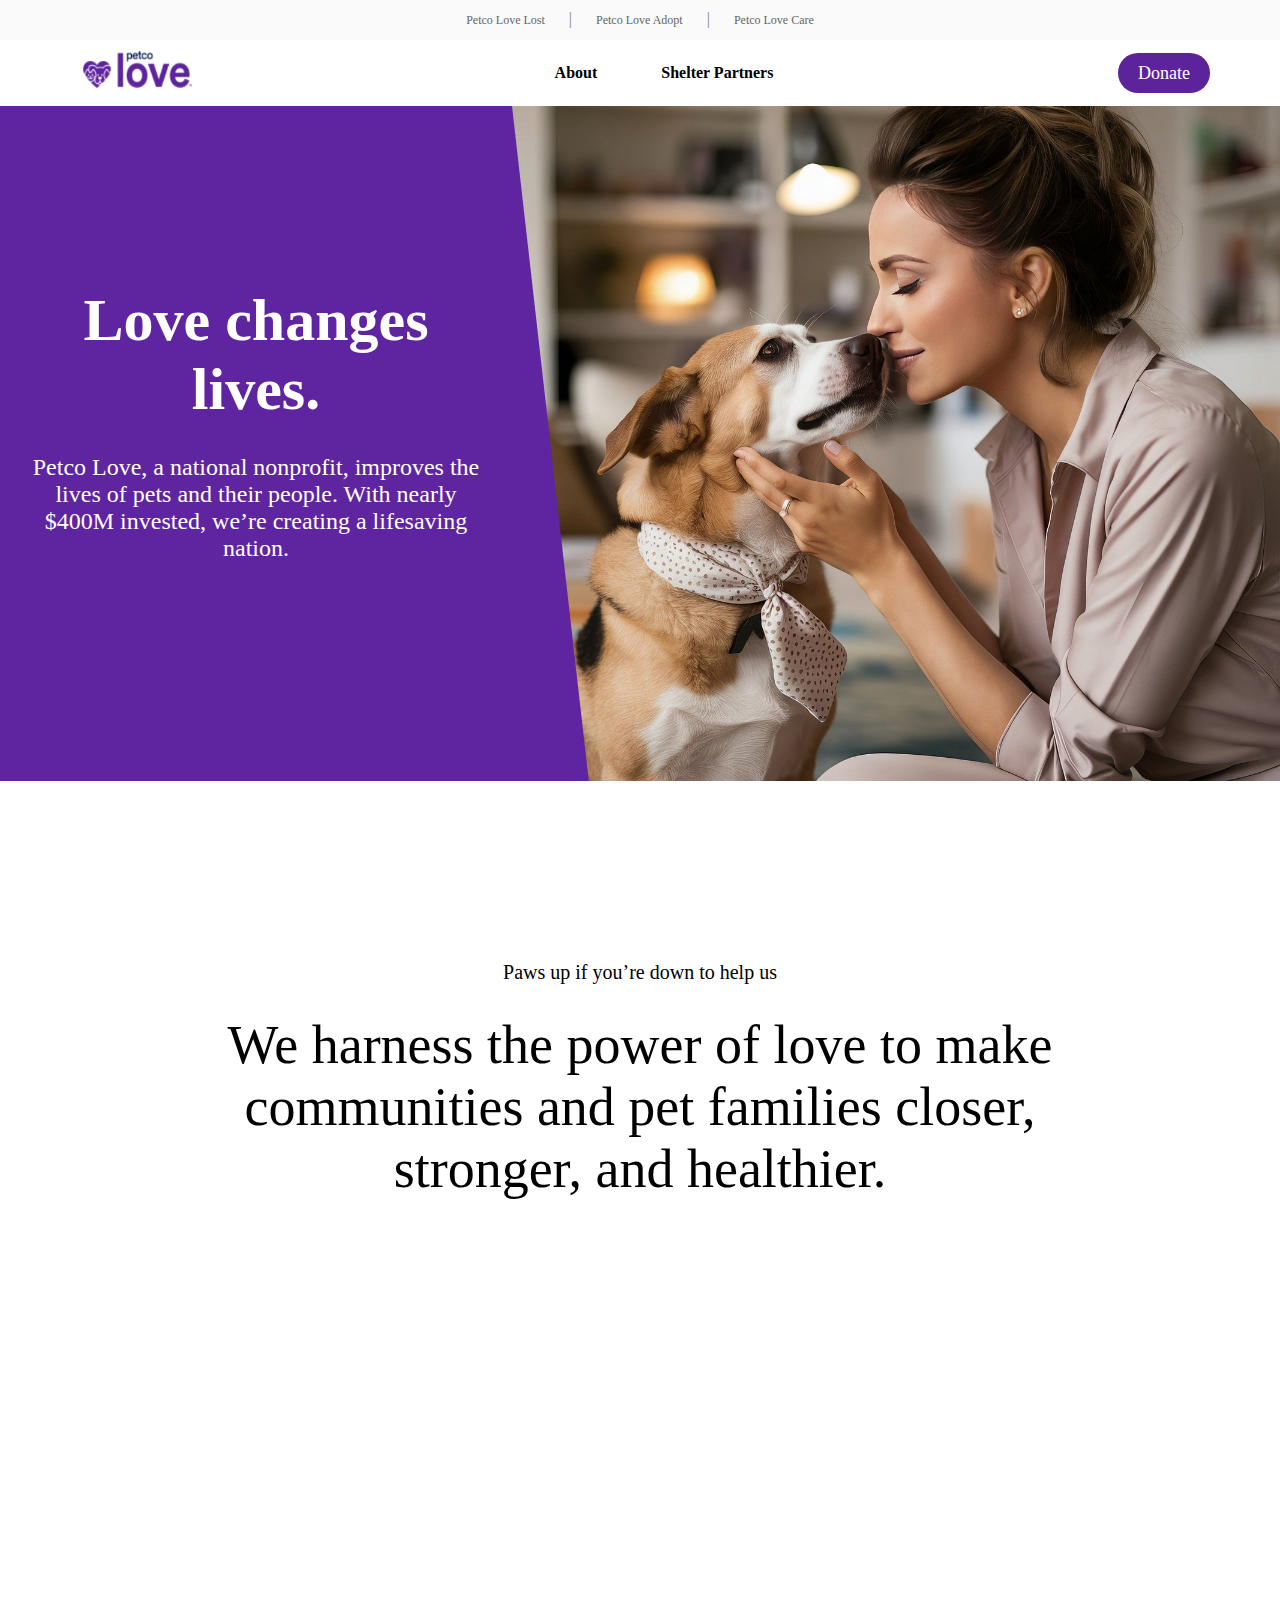
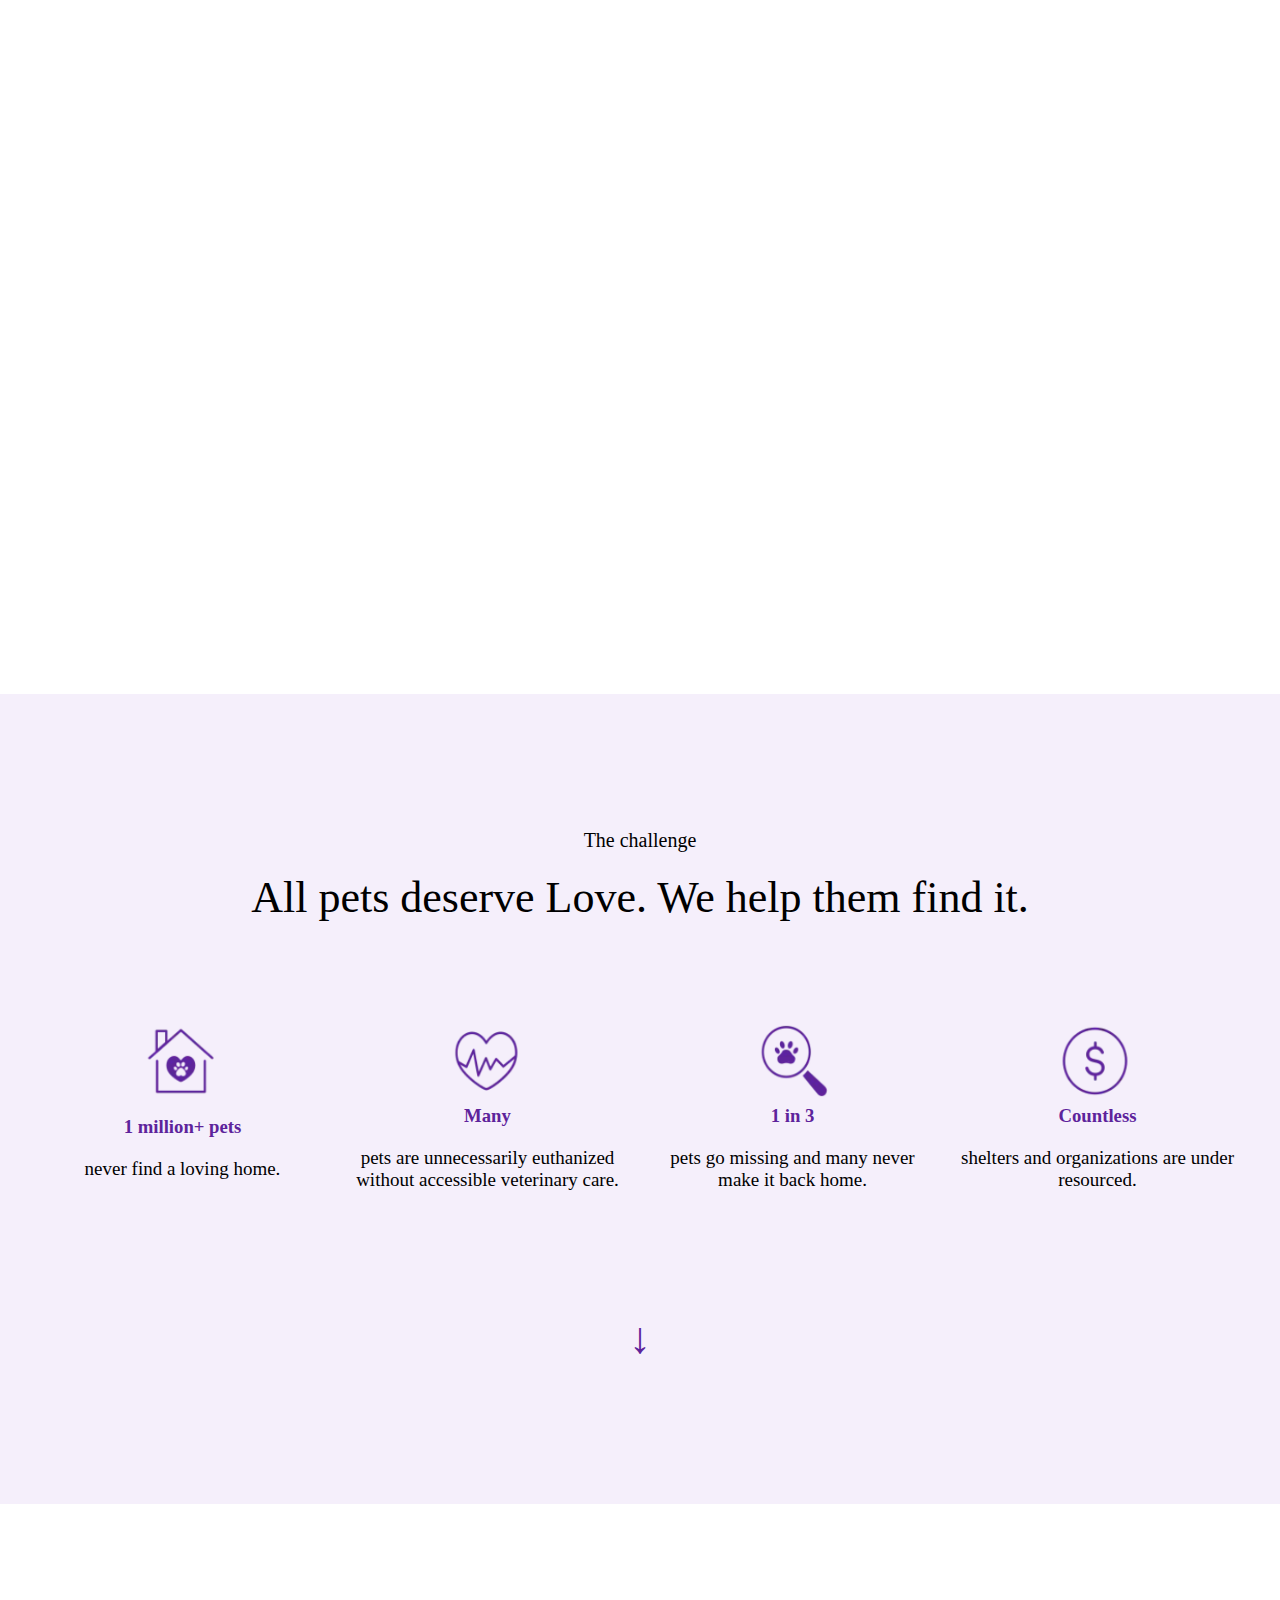
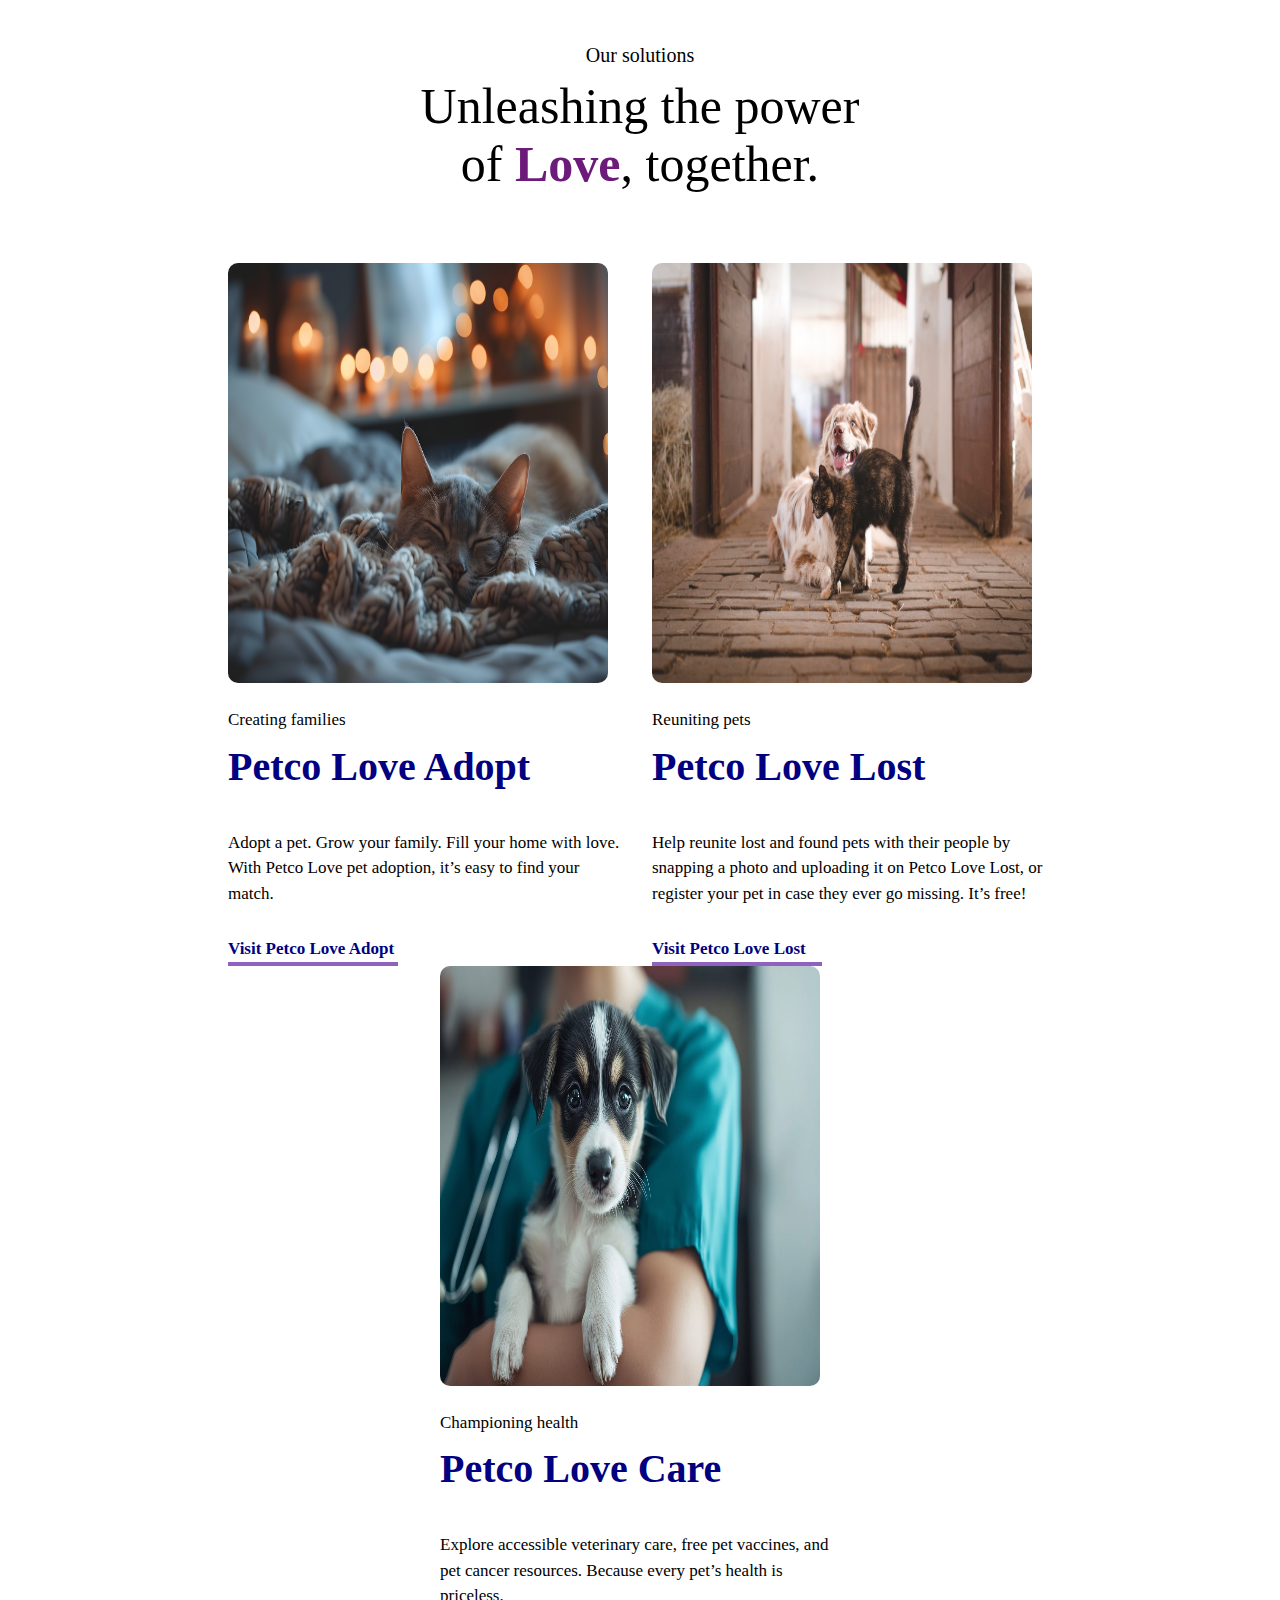
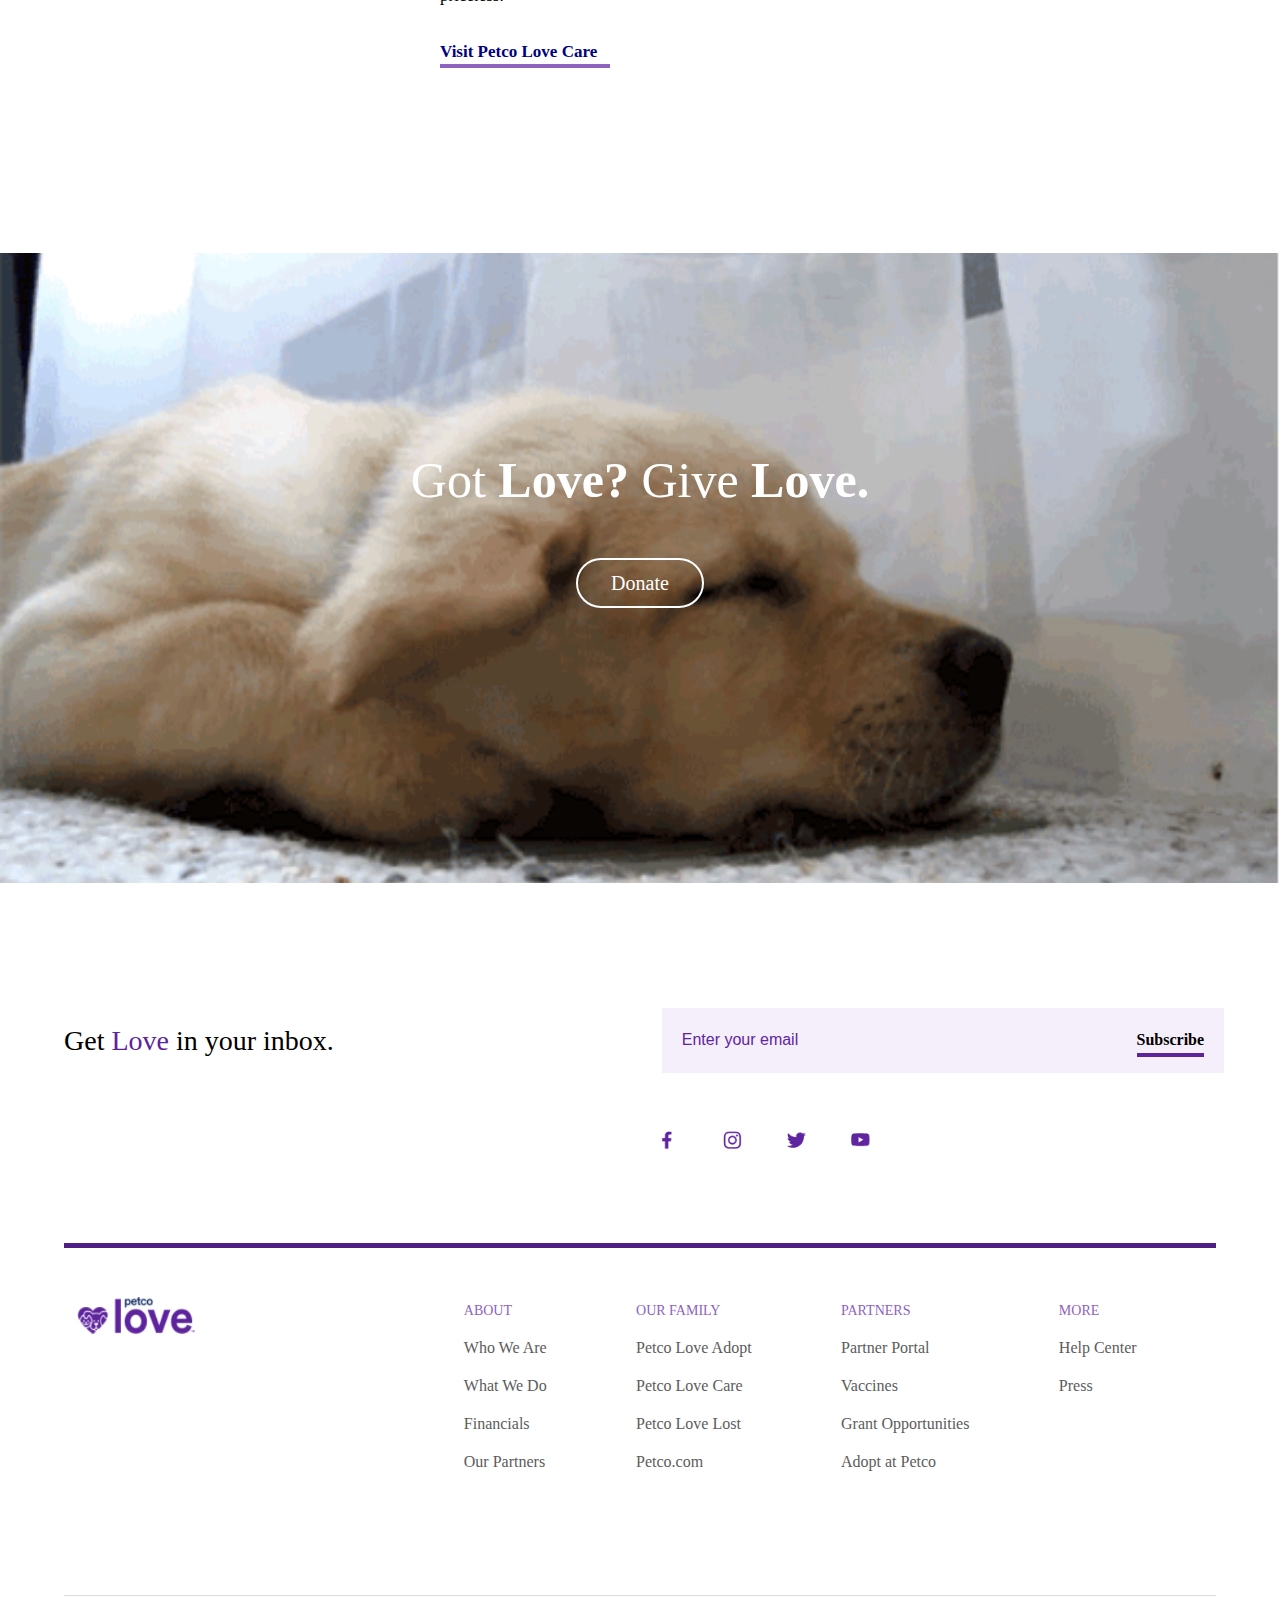
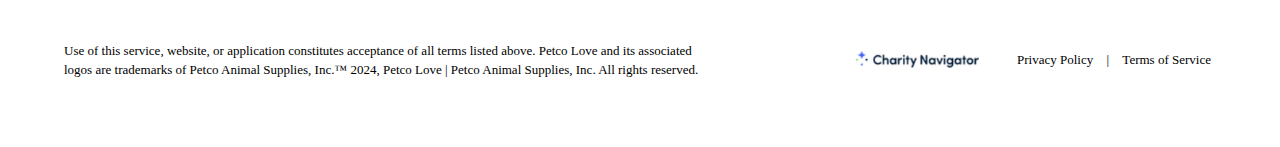
<file: index.html>
<!DOCTYPE html>
<html lang="en">

<head>
    <meta charset="UTF-8">
    <meta name="viewport" content="width=device-width, initial-scale=1.0">
    <link rel="stylesheet" href="./main.css">
    <title>Petco Love | Practice project</title>
    <link rel="icon" href="./imgs/favicon.ico" type="image/x-icon">
</head>

<body>
    <nav id="top-nav" aria-label="Main navigation">
        <div><a href="./pages/lost.html">Petco Love Lost</a></div>
        <div><span class="text-overline">|</span></div>
        <div><a href="./pages/adopt.html">Petco Love Adopt</a></div>
        <div><span class="text-overline">|</span></div>
        <div><a href="./pages/care.html">Petco Love Care</a></div>
    </nav>

    <header>
        <div>
            <a href="./index.html">
                <img id="logo1" src="./imgs/logo.png" alt="logo" width="140" height="50">
            </a>
        </div>
        <div>
            <div class="dropdown">
                <a class="dropdown-menu" href=#>About</a>
                <ul id="about-menu">
                    <li><a href="#">Who We Are</a></li>
                    <li><a href="#">What We Do</a></li>
                </ul>
            </div>
            <div class="dropdown">
                <a class="dropdown-menu" href=#>Shelter Partners</a>
                <ul id="partner-menu">
                    <li><a href="#">Vaccines</a></li>
                    <li><a href="#">Grant Opportunities</a></li>
                    <li><a href="#">Adopt at Petco</a></li>
                    <li><a href="#">Toolkits</a></li>
                </ul>
            </div>
        </div>
        <div class="btn-container">
            <a id="btn-donate" href=#>Donate</a>
        </div>
    </header>

    <main>
        <!-- part1 -->
        <div id="part1">
            <div class="main-container">
                <h1>Love changes lives.</h1>
                <p>Petco Love, a national nonprofit, improves the lives of pets and their people. With nearly $400M
                    invested, we’re creating a lifesaving nation.</p>
            </div>
            <img src="./imgs/main.jpg" alt="main-photo">
        </div>

        <!-- part2 -->
        <div id="part2">
            <span>Paws up if you’re down to help us</span>
            <p>We harness the power of love to make communities and pet families closer, stronger, and
                healthier.</p>
        </div>

        <!-- part3 -->
        <div id="part3">
            <iframe width="560" height="315" src="https://www.youtube.com/embed/RMPRD42jV0I?si=LDFTldn_vaIGQXME"
                title="YouTube video player" frameborder="0"
                allow="accelerometer; autoplay; clipboard-write; encrypted-media; gyroscope; picture-in-picture; web-share"
                referrerpolicy="strict-origin-when-cross-origin" allowfullscreen></iframe>
        </div>

        <!-- part4 -->
        <div id="part4">
            <span>The challenge</span>
            <p>All pets deserve Love. We help them find it.</p>
            <div id="part4-inner-container">
                <img id="img-1-4-1" src="./imgs/home.png" alt="home" width="150" height="150">
                <img id="img-1-4-2" src="./imgs/care.png" alt="care" width="150" height="150">
                <img id="img-1-4-3" src="./imgs/missing.png" alt="missing" width="150" height="150">
                <img id="img-1-4-4" src="./imgs/resource.png" alt="resource" width="150" height="150">
                <div id="txt-1-4-1">
                    <h3>1 million+ pets</h3>
                    <p>never find a loving home.</p>
                </div>
                <div id="txt-1-4-2">
                    <h3>Many</h3>
                    <p>pets are unnecessarily euthanized without accessible veterinary care.</p>
                </div>
                <div id="txt-1-4-3">
                    <h3>1 in 3</h3>
                    <p>pets go missing and many never make it back home.</p>
                </div>
                <div id="txt-1-4-4">
                    <h3>Countless</h3>
                    <p>shelters and organizations are under resourced.</p>
                </div>
            </div>
            <p id="arrow">&#x2193;</p>
        </div>

        <!-- part5 -->
        <div id="part5">
            <span id="sol">Our solutions</span>
            <h1>Unleashing the power of <span>Love</span>, together.</h1>
            <div id="to-adopt">
                <a href="./pages/adopt.html">
                    <div>
                        <img src="./imgs/to-adopt.png" alt="to-adopt-img" width="100" height="100">
                    </div>
                    <div>
                        <span>Creating families</span>
                        <h2>Petco Love Adopt</h2>
                        <span>Adopt a pet. Grow your family. Fill your home with love. With Petco Love pet adoption,
                            it’s easy to find your match.</span>
                        <span>Visit Petco Love Adopt</span>
                    </div>
                </a>
            </div>
            <div id="to-lost">
                <a href="./pages/lost.html">
                    <div>
                        <img src="./imgs/to-lost.jpg" alt="to-lost-img" width="100" height="100">
                    </div>
                    <div>
                        <span>Reuniting pets</span>
                        <h2>Petco Love Lost</h2>
                        <span>Help reunite lost and found pets with their people by snapping a photo and uploading it on
                            Petco Love Lost, or register your pet in case they ever go missing. It’s free!</span>
                        <span>Visit Petco Love Lost</span>
                    </div>
                </a>
            </div>
            <div id="to-care">
                <a href="./pages/care.html">
                    <div>
                        <img src="./imgs/to-care.jpg" alt="to-care-img" width="100" height="100">
                    </div>
                    <div>
                        <span>Championing health</span>
                        <h2>Petco Love Care</h2>
                        <span>Explore accessible veterinary care, free pet vaccines, and pet cancer resources. Because
                            every pet’s health is priceless.</span>
                        <span>Visit Petco Love Care</span>
                    </div>
                </a>
            </div>
        </div>

        <!-- part6 -->
        <div id="part6">
            <!-- <img src="./imgs/dog-animated2.gif" alt="dog-gif" width="100%" height="500"> -->
            <p>Got <strong>Love?</strong> Give <strong>Love.</strong></p>
            <div><a href="#">Donate</a></div>
        </div>

        <!-- part7 -->
        <div id="part7">
            <p>Get <span>Love</span> in your inbox.</p>
            <form id="form">
                <div id="email-field">
                    <input type="email" id="email-input" name="email" placeholder="Enter your email" required>
                    <span>Subscribe</span>
                </div>
            </form>
            <div id="icon-zips">
                <div><img src="./imgs/facebook.png" alt="facebook" style="width: 60px; height: 60px;"></div>
                <div><img src="./imgs/insta.png" alt="insta" style="width: 60px; height: 60px;"></div>
                <div><img src="./imgs/X.png" alt="x" style="width: 60px; height: 60px;"></div>
                <div><img src="./imgs/youtube.png" alt="youtube" style="width: 60px; height: 60px;"></div>
            </div>
        </div>
    </main>

    <footer>
        <div>
            <a href="./index.html">
                <img id="logo2" src="./imgs/logo.png" alt="logo" width="150" height="50">
            </a>
        </div>
        <div class="footer-container" aria-label="Bottom navigation">
            <div>
                <span class="color-text">ABOUT</span>
                <span><a href="#">Who We Are</a></span>
                <span><a href="#">What We Do</a></span>
                <span><a href="#">Financials</a></span>
                <span><a href="#">Our Partners</a></span>
            </div>
            <div>
                <span class="color-text">OUR FAMILY</span>
                <span><a href="./pages/adopt.html">Petco Love Adopt</a></span>
                <span><a href="./pages/care.html">Petco Love Care</a></span>
                <span><a href="./pages/lost.html">Petco Love Lost</a></span>
                <span><a href="#">Petco.com</a></span>
            </div>
            <div>
                <span class="color-text">PARTNERS</span>
                <span><a href="#">Partner Portal</a></span>
                <span><a href="#">Vaccines</a></span>
                <span><a href="#">Grant Opportunities</a></span>
                <span><a href="#">Adopt at Petco</a></span>
            </div>
            <div>
                <span class="color-text">MORE</span>
                <span><a href="#">Help Center</a></span>
                <span><a href="#">Press</a></span>
            </div>
        </div>
        <hr>
        <div id="bottom-text1">
            <p>Use of this service, website, or application constitutes acceptance of all terms listed above. Petco Love
                and its associated logos are trademarks of Petco Animal Supplies, Inc.™ 2024, Petco Love | Petco Animal
                Supplies, Inc. All rights reserved.</p>
        </div>
        <div id="bottom-text2">
            <span><a href="#"><img src="./imgs/CN.png" alt="Charity-Nav" width="140" height="30"></a></span>
            <span><a href>Privacy Policy</a></span>
            <span>|</span>
            <span><a href="#">Terms of Service</a></span>
        </div>
    </footer>
</body>

</html>
</file>
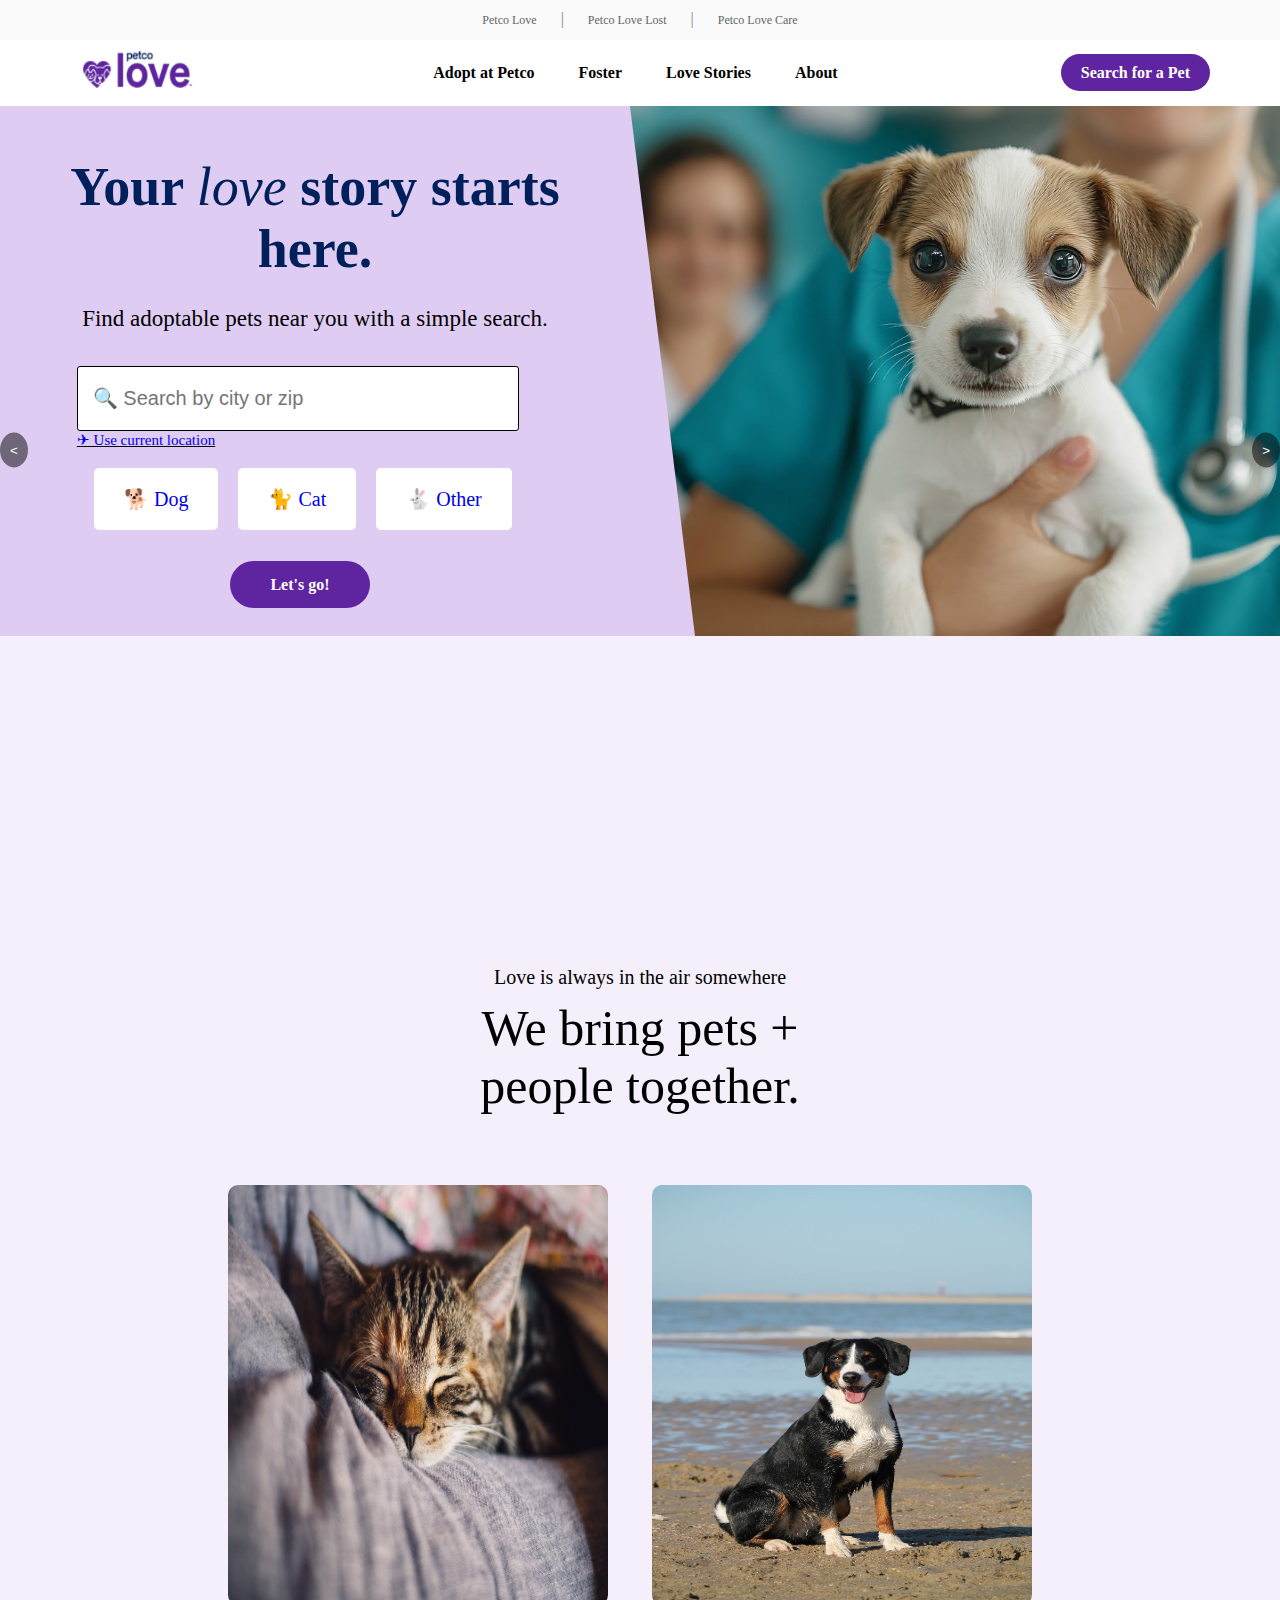
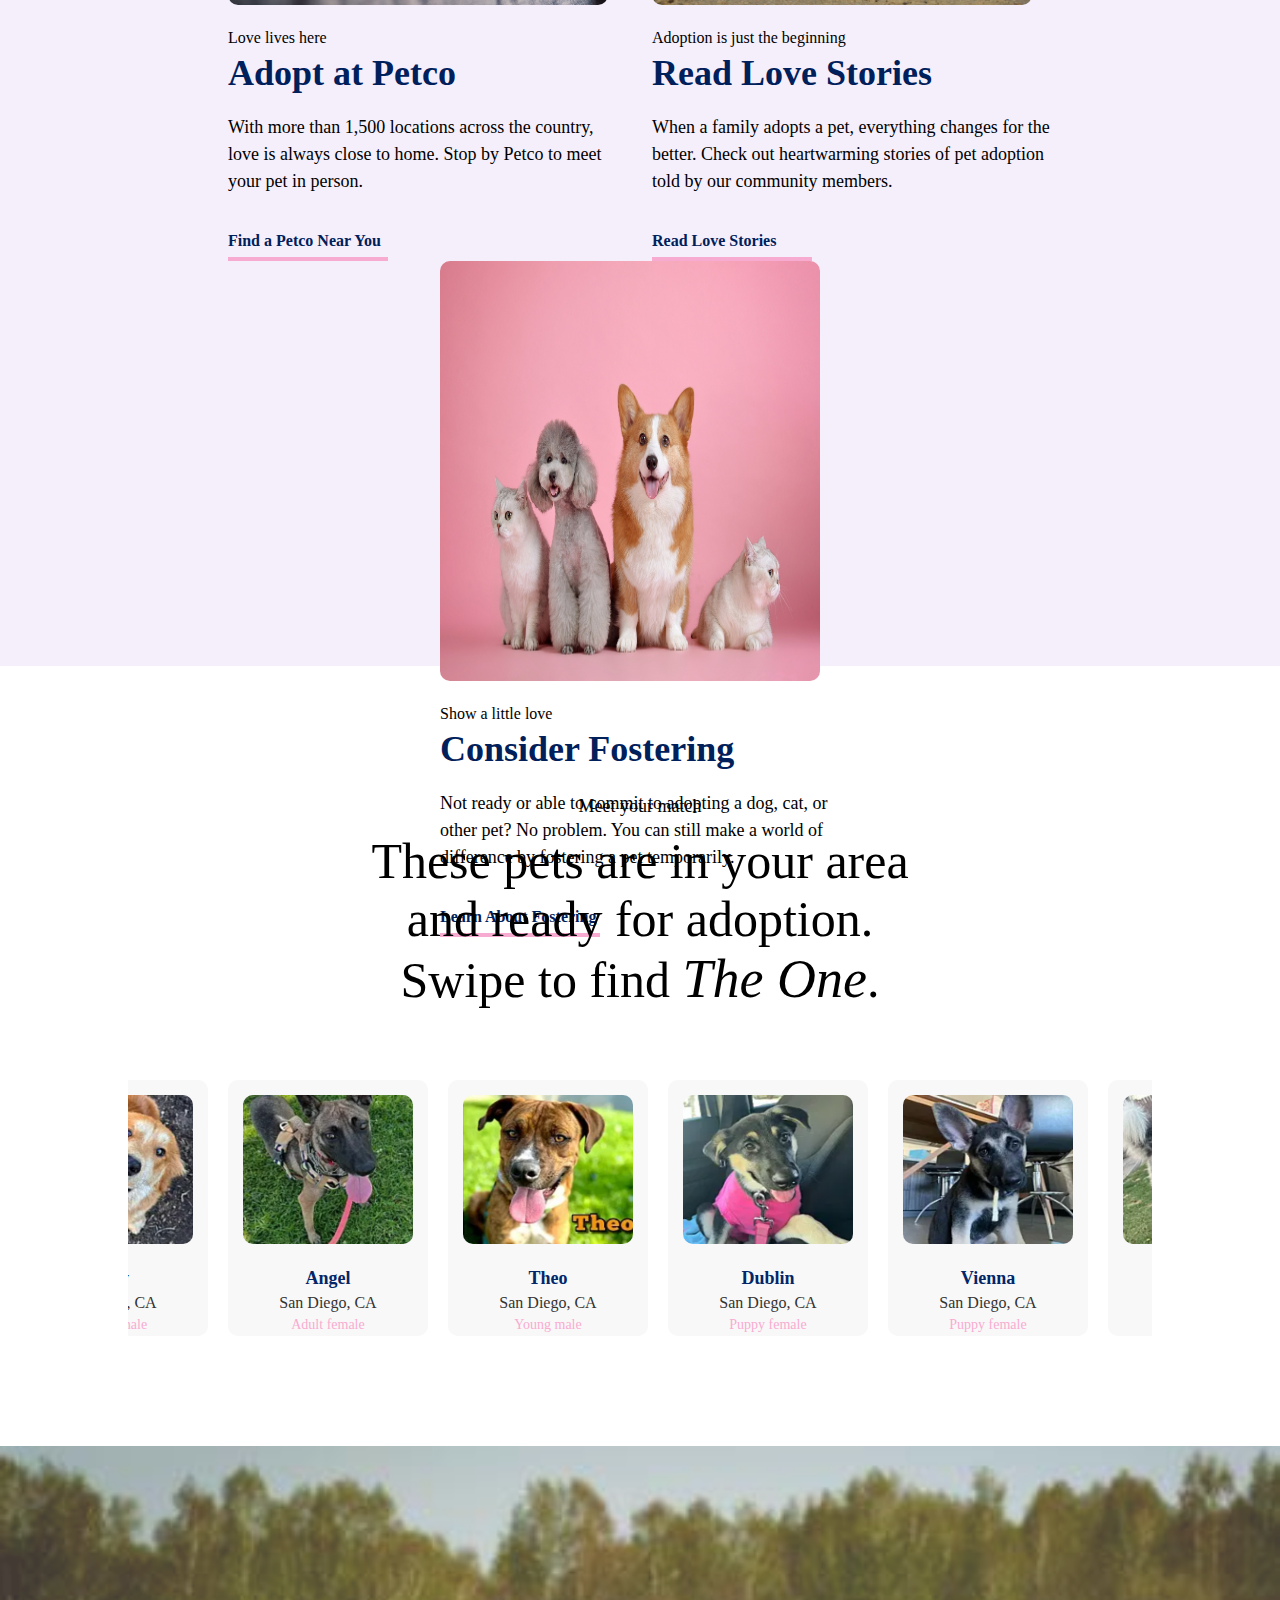
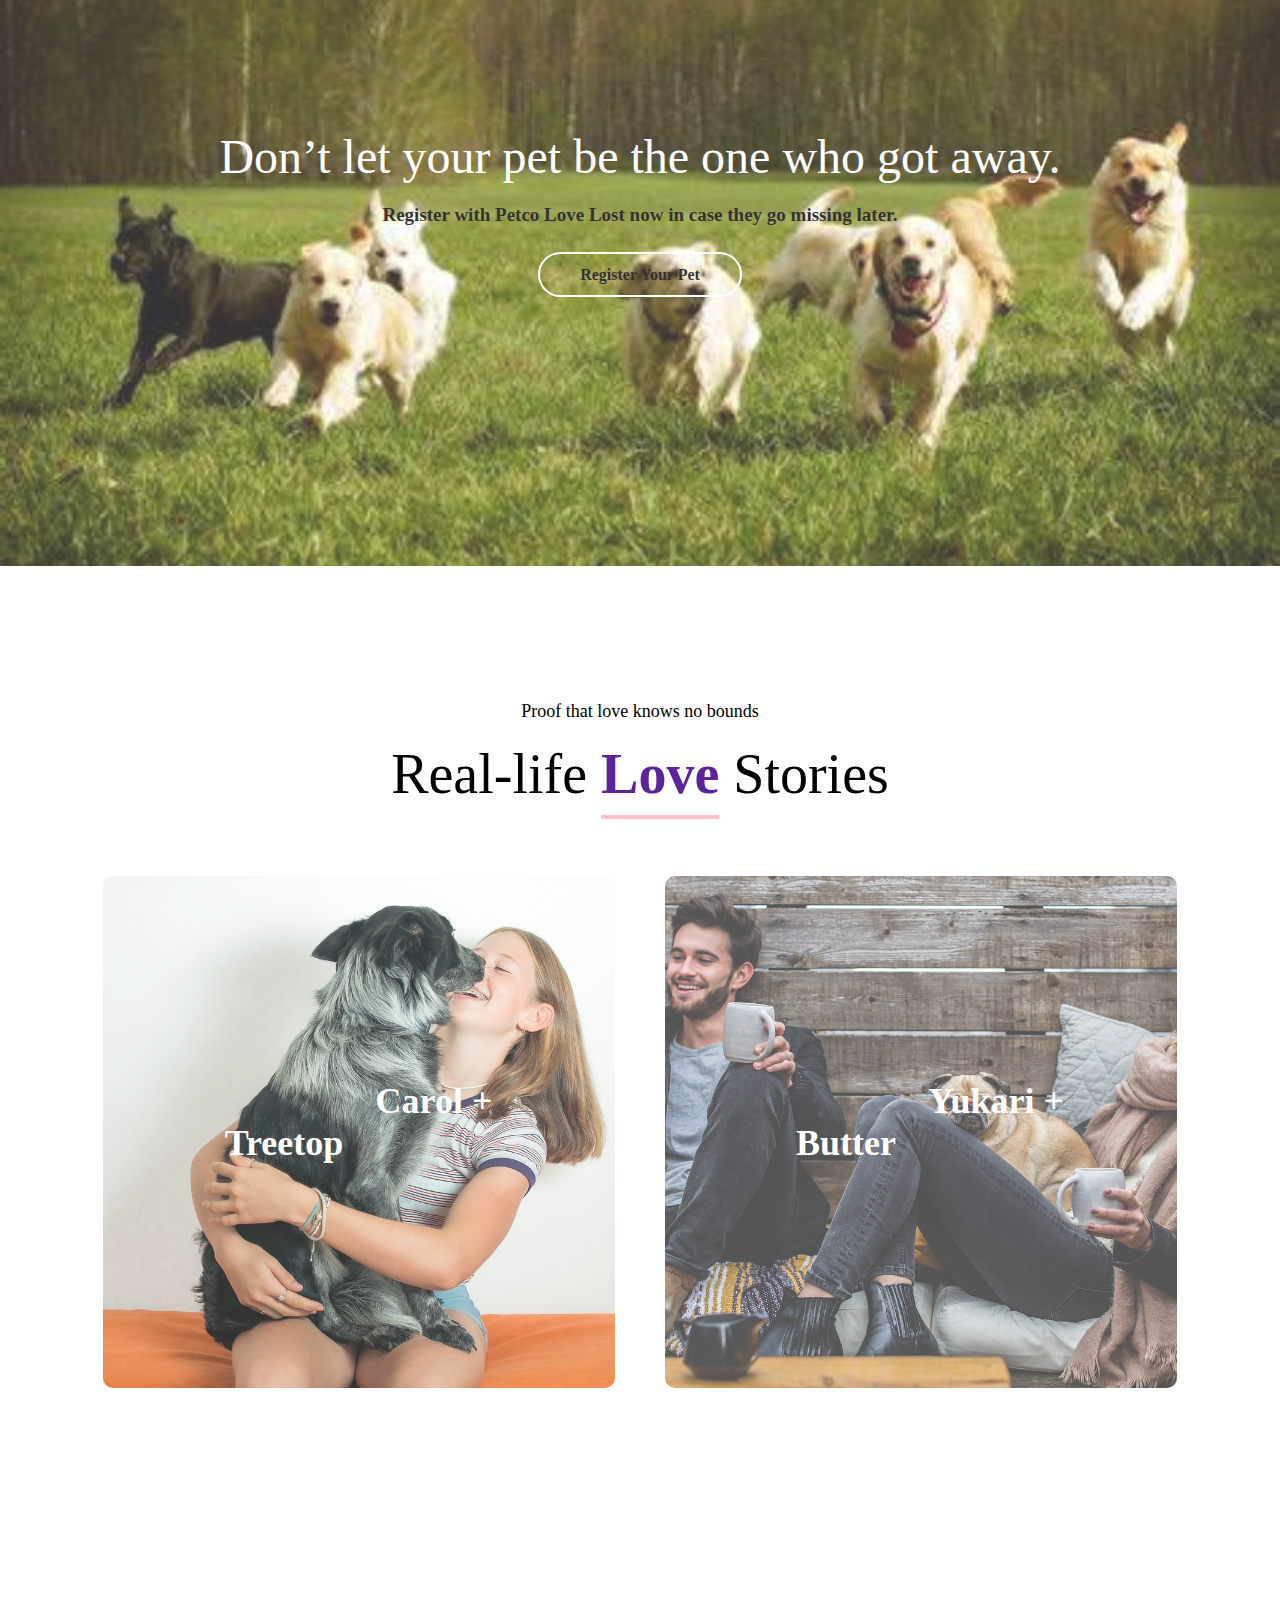
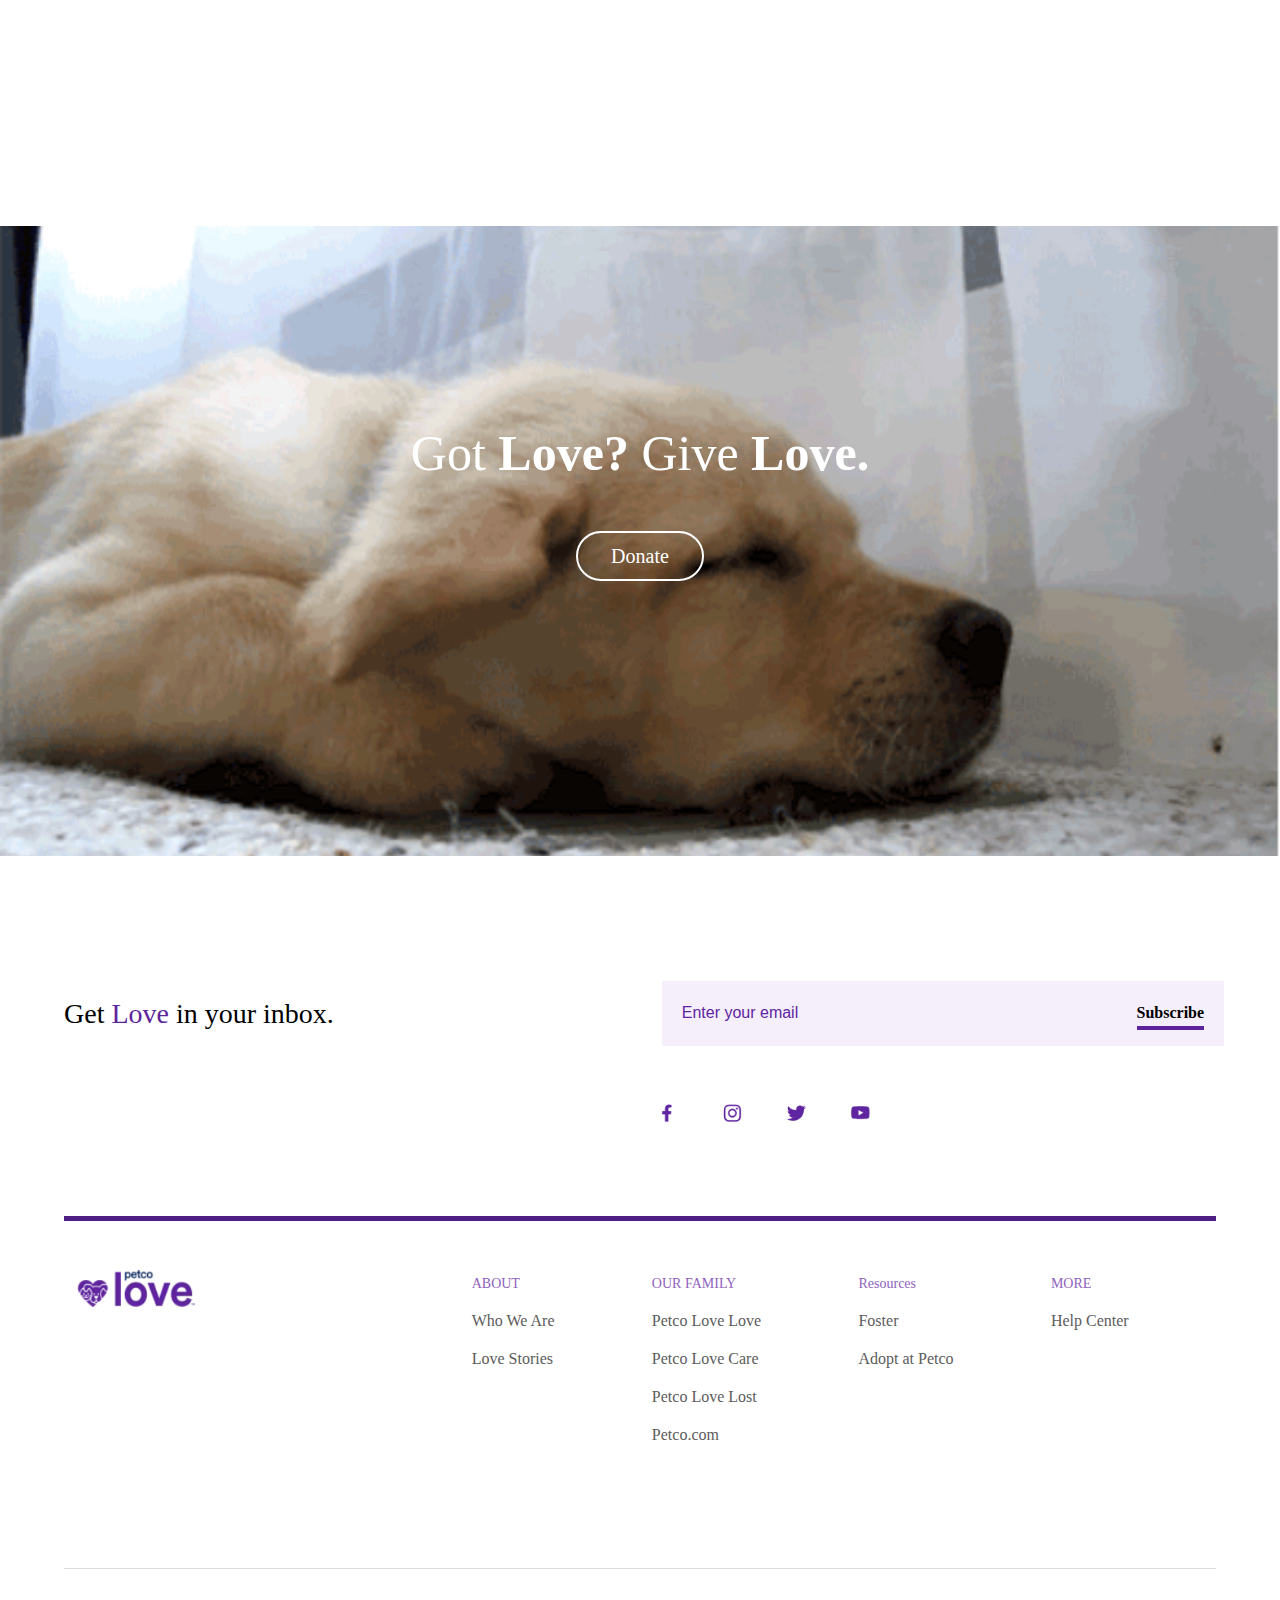
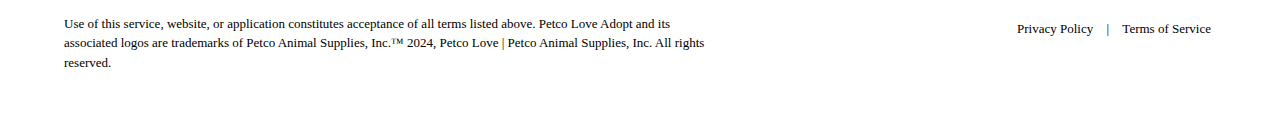
<file: pages/adopt.html>
<!DOCTYPE html>
<html lang="en">

<head>
    <meta charset="UTF-8">
    <meta name="viewport" content="width=device-width, initial-scale=1.0">
    <link rel="stylesheet" href="./sub-adopt.css">
    <title>Petco Love Adopt | Practice project</title>
    <link rel="icon" href="../imgs/favicon.ico" type="image/x-icon">
</head>

<body>
    <nav id="top-nav" aria-label="Main navigation">
        <div><a href="../index.html">Petco Love</a></div>
        <div><span class="text-overline">|</span></div>
        <div><a href="./lost.html">Petco Love Lost</a></div>
        <div><span class="text-overline">|</span></div>
        <div><a href="./care.html">Petco Love Care</a></div>
    </nav>

    <header>
        <div>
            <a href="./adopt.html">
                <img id="logo1" src="../imgs/logo.png" alt="logo" width="140" height="50">
            </a>
        </div>
        <div id="menu-container">
            <a href=#>Adopt at Petco</a>
            <a href=#>Foster</a>
            <a href=#>Love Stories</a>
            <a href=#>About</a>
        </div>
        <div>
            <a id="search-btn" href=#>Search for a Pet</a>
        </div>
    </header>

    <main>
        <!-- part1 -->
        <div id="adopt-part1">
            <form id="adopt-form" action="/submit-path" method="post">
                <h1>Your <span>love</span> story starts here.</h1>
                <span>Find adoptable pets near you with a simple search.</span>
                <div id="search-field">
                    <input type="search" id="search-input" name="search" placeholder="&#x1F50D; Search by city or zip"
                        required><br>
                    <span><a href="#">&#x2708; Use current location</a></span>
                </div>
                <div id="animal-field">
                    <span><a id="dog-btn" href="#">&#x1F415; Dog</a></span>
                    <span><a href="#">&#x1F408; Cat</a></span>
                    <span><a href="#">&#x1F407; Other</a></span>
                </div>
                <div id="lets-go"><a href="#">Let's go!</a></div>
                <div id="img-field">
                    <img src="../imgs/adopt-form-img.jpg" alt="adopt-img" width="200" height="200">
                </div>
            </form>
        </div>

        <!-- part2 -->
        <div id="adopt-part2">
            <div>
                <span>Love is always in the air somewhere</span>
                <h1>We bring pets + <br>
                    people together.</h1>
            </div>
            <div id="to-adopt">
                <img src="../imgs/cat-l.jpg" alt="cat-care" width="200" height="200">
                <span>Love lives here</span>
                <h3>Adopt at Petco</h3>
                <p>With more than 1,500 locations across the country, love is always close to home. Stop by Petco to
                    meet your pet in person.</p>
                <a href="#">Find a Petco Near You</a>
            </div>
            <div id="to-read">
                <img src="../imgs/dog-l.jpg" alt="dog-smile" width="200" height="200">
                <span>Adoption is just the beginning</span>
                <h3>Read Love Stories</h3>
                <p>When a family adopts a pet, everything changes for the better. Check out heartwarming stories of pet
                    adoption told by our community members.</p>
                <a href="#">Read Love Stories</a>
            </div>
            <div id="to-consider">
                <img src="../imgs/pet-l.jpg" alt="pets-happy" width="200" height="200">
                <span>Show a little love</span>
                <h3>Consider Fostering</h3>
                <p>Not ready or able to commit to adopting a dog, cat, or other pet? No problem. You can still make a
                    world of difference by fostering a pet temporarily.</p>
                <a href="#">Learn About Fostering</a>
            </div>
        </div>

        <!-- part3 -->
        <div id="adopt-part3">
            <p>Meet your match</p>
            <h1>These pets are in your area and ready for adoption. Swipe to find <span id="tilt">The One</span>.</h1>
            <div class="slider">
                <div>
                    <img src="../imgs/a_Addy.png" alt="Addy" width="200" height="200">
                    <span>Addy</span>
                    <span>San Diego, CA</span>
                    <span>Young female</span>
                </div>
                <div>
                    <img src="../imgs/a_Angel.png" alt="Angel" width="200" height="200">
                    <span>Angel</span>
                    <span>San Diego, CA</span>
                    <span>Adult female</span>
                </div>
                <div>
                    <img src="../imgs/a_Theo.png" alt="Theo" width="200" height="200">
                    <span>Theo</span>
                    <span>San Diego, CA</span>
                    <span>Young male</span>
                </div>
                <div>
                    <img src="../imgs/a_Dublin.png" alt="Dublin" width="200" height="200">
                    <span>Dublin</span>
                    <span>San Diego, CA</span>
                    <span>Puppy female</span>
                </div>
                <div>
                    <img src="../imgs/a_Vienna.png" alt="Vienna" width="200" height="200">
                    <span>Vienna</span>
                    <span>San Diego, CA</span>
                    <span>Puppy female</span>
                </div>
                <div>
                    <img src="../imgs/a_Bolt.png" alt="Bolt" width="200" height="200">
                    <span>Bolt</span>
                    <span>San Diego, CA</span>
                    <span>Adult male</span>
                </div>
                <div>
                    <img src="../imgs/a_Sleepy.png" alt="Sleepy" width="200" height="200">
                    <span>Sleepy</span>
                    <span>San Diego, CA</span>
                    <span>Young male</span>
                </div>
            </div>
            <div class="slider-controls">
                <button class="prev">&lt;</button>
                <button class="next">&gt;</button>
            </div>
        </div>

        <!-- part4 -->
        <div id="adopt-part4">
            <h1>Don’t let your pet be the one who got away.</h1>
            <span>Register with Petco Love Lost now in case they go missing later.</span>
            <div><a href="#">Register Your Pet</a></div>
        </div>

        <!-- part5 -->
        <div id="adopt-part5">
            <span>Proof that love knows no bounds</span>
            <h1>Real-life <span>Love</span> Stories</h1>
            <div id="story-box">
                <div id="story-content1">
                    <!-- <a href="#"><img src="../imgs/desk.jpg" alt="img" width="200" height="200"></a> -->
                    <span><a href=#>Carol + Treetop</a></span>
                </div>
                <div id="story-content2">
                    <!-- <a href="#"><img src="../imgs/desk.jpg" alt="img" width="200" height="200"></a> -->
                    <span><a href=#>Yukari + Butter</a></span>
                </div>
            </div>
        </div>

        <!-- part6 -->
        <div id="part6">
            <!-- <img src="./imgs/dog-animated2.gif" alt="dog-gif" width="100%" height="500"> -->
            <p>Got <strong>Love?</strong> Give <strong>Love.</strong></p>
            <div><a href="#">Donate</a></div>
        </div>

        <!-- part7 -->
        <div id="part7">
            <p>Get <span>Love</span> in your inbox.</p>
            <form id="form">
                <div id="email-field">
                    <input type="email" id="email-input" name="email" placeholder="Enter your email" required>
                    <span>Subscribe</span>
                </div>
            </form>
            <div id="icon-zips">
                <div><img src="../imgs/facebook.png" alt="facebook" width="60" height="60"></div>
                <div><img src="../imgs/insta.png" alt="insta" width="60" height="60"></div>
                <div><img src="../imgs/X.png" alt="x" width="60" height="60"></div>
                <div><img src="../imgs/youtube.png" alt="youtube" width="60" height="60"></div>
            </div>
        </div>
    </main>

    <footer>
        <div>
            <a href="./adopt.html">
                <img id="logo2" src="../imgs/logo.png" alt="logo" width="150" height="50">
            </a>
        </div>
        <div class="footer-container" aria-label="Bottom navigation">
            <div>
                <span class="color-text">ABOUT</span>
                <span><a href="#">Who We Are</a></span>
                <span><a href="#">Love Stories</a></span>
            </div>
            <div>
                <span class="color-text">OUR FAMILY</span>
                <span><a href="../index.html">Petco Love Love</a></span>
                <span><a href="./care.html">Petco Love Care</a></span>
                <span><a href="./lost.html">Petco Love Lost</a></span>
                <span><a href="#">Petco.com</a></span>
            </div>
            <div>
                <span class="color-text">Resources</span>
                <span><a href="#">Foster</a></span>
                <span><a href="#">Adopt at Petco</a></span>
            </div>
            <div>
                <span class="color-text">MORE</span>
                <span><a href="#">Help Center</a></span>
            </div>
        </div>
        <hr>
        <div id="bottom-text1">
            <p>Use of this service, website, or application constitutes acceptance of all terms listed above. Petco Love
                Adopt and its associated logos are trademarks of Petco Animal Supplies, Inc.™ 2024, Petco Love | Petco
                Animal Supplies, Inc. All rights reserved.</p>
        </div>
        <div id="bottom-text2">
            <span><a href="#">Privacy Policy</a></span>
            <span>|</span>
            <span><a href="#">Terms of Service</a></span>
        </div>
    </footer>
</body>

</html>
</file>
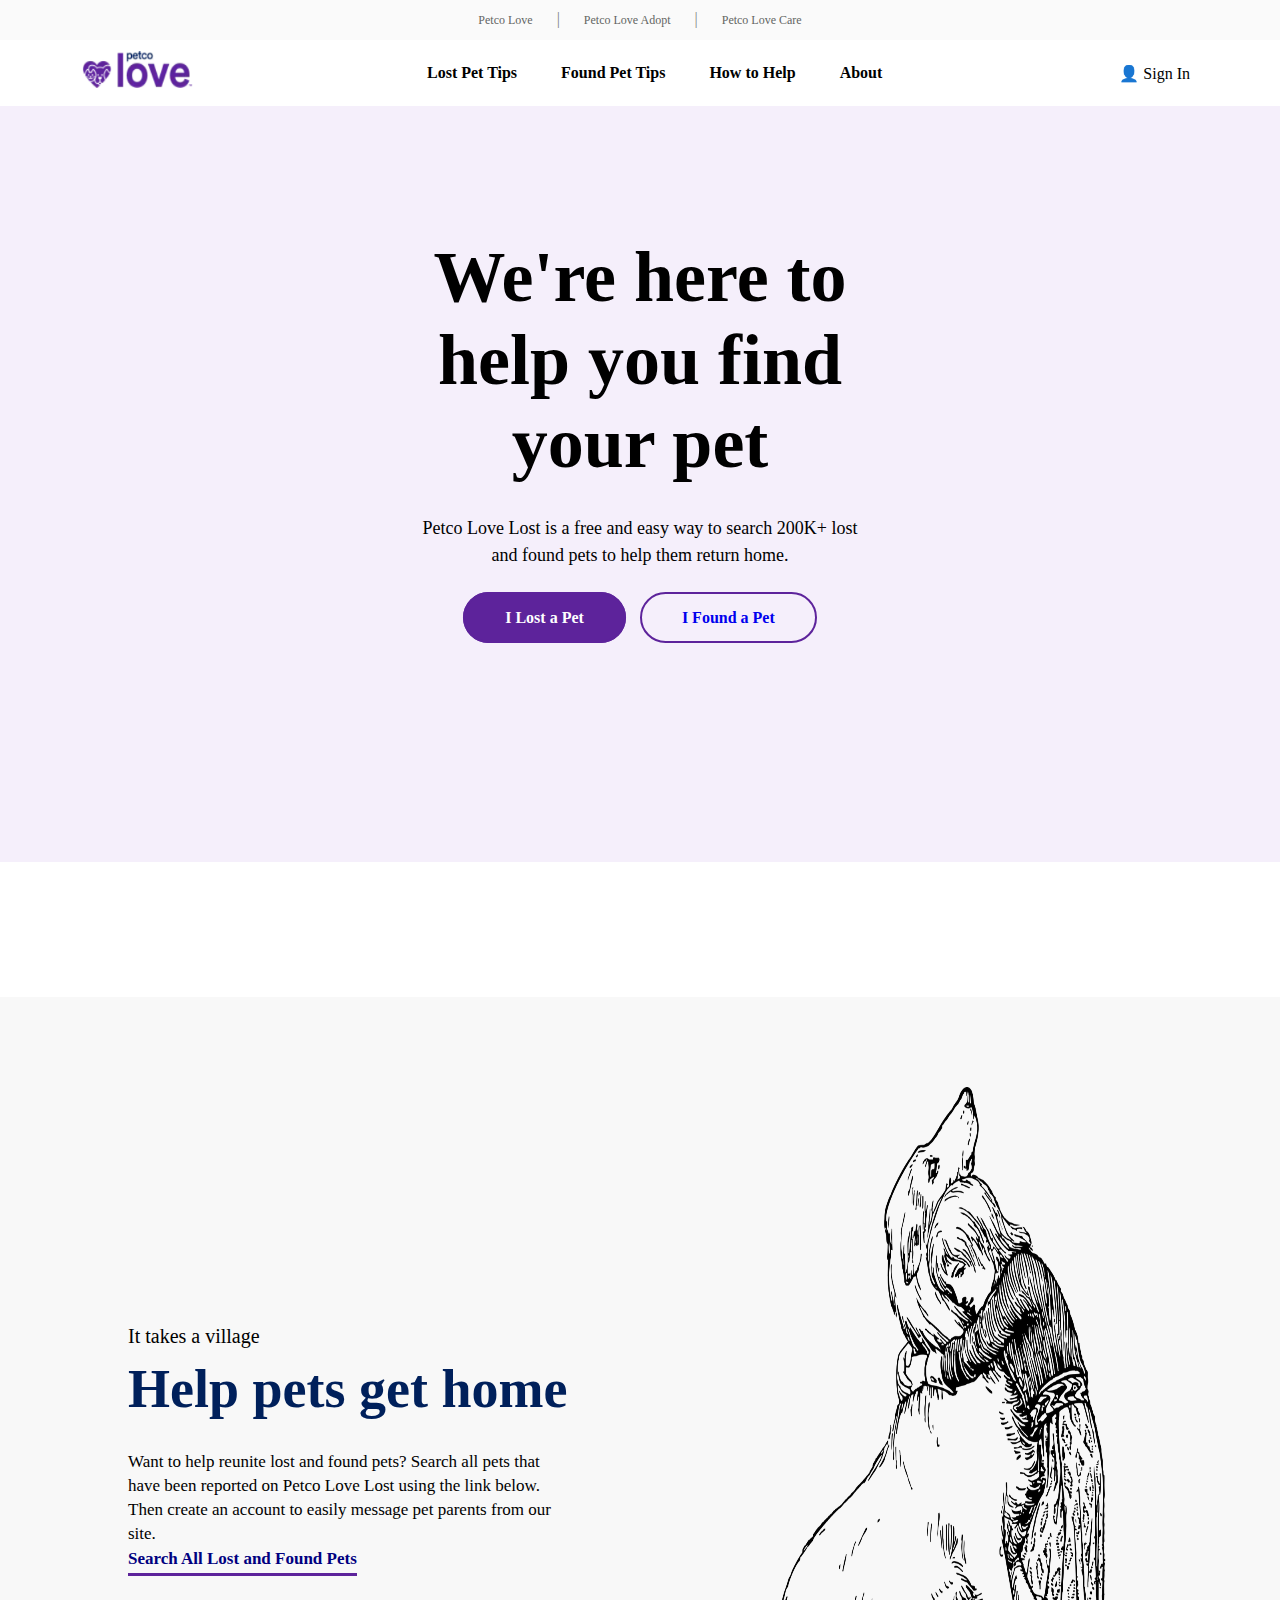
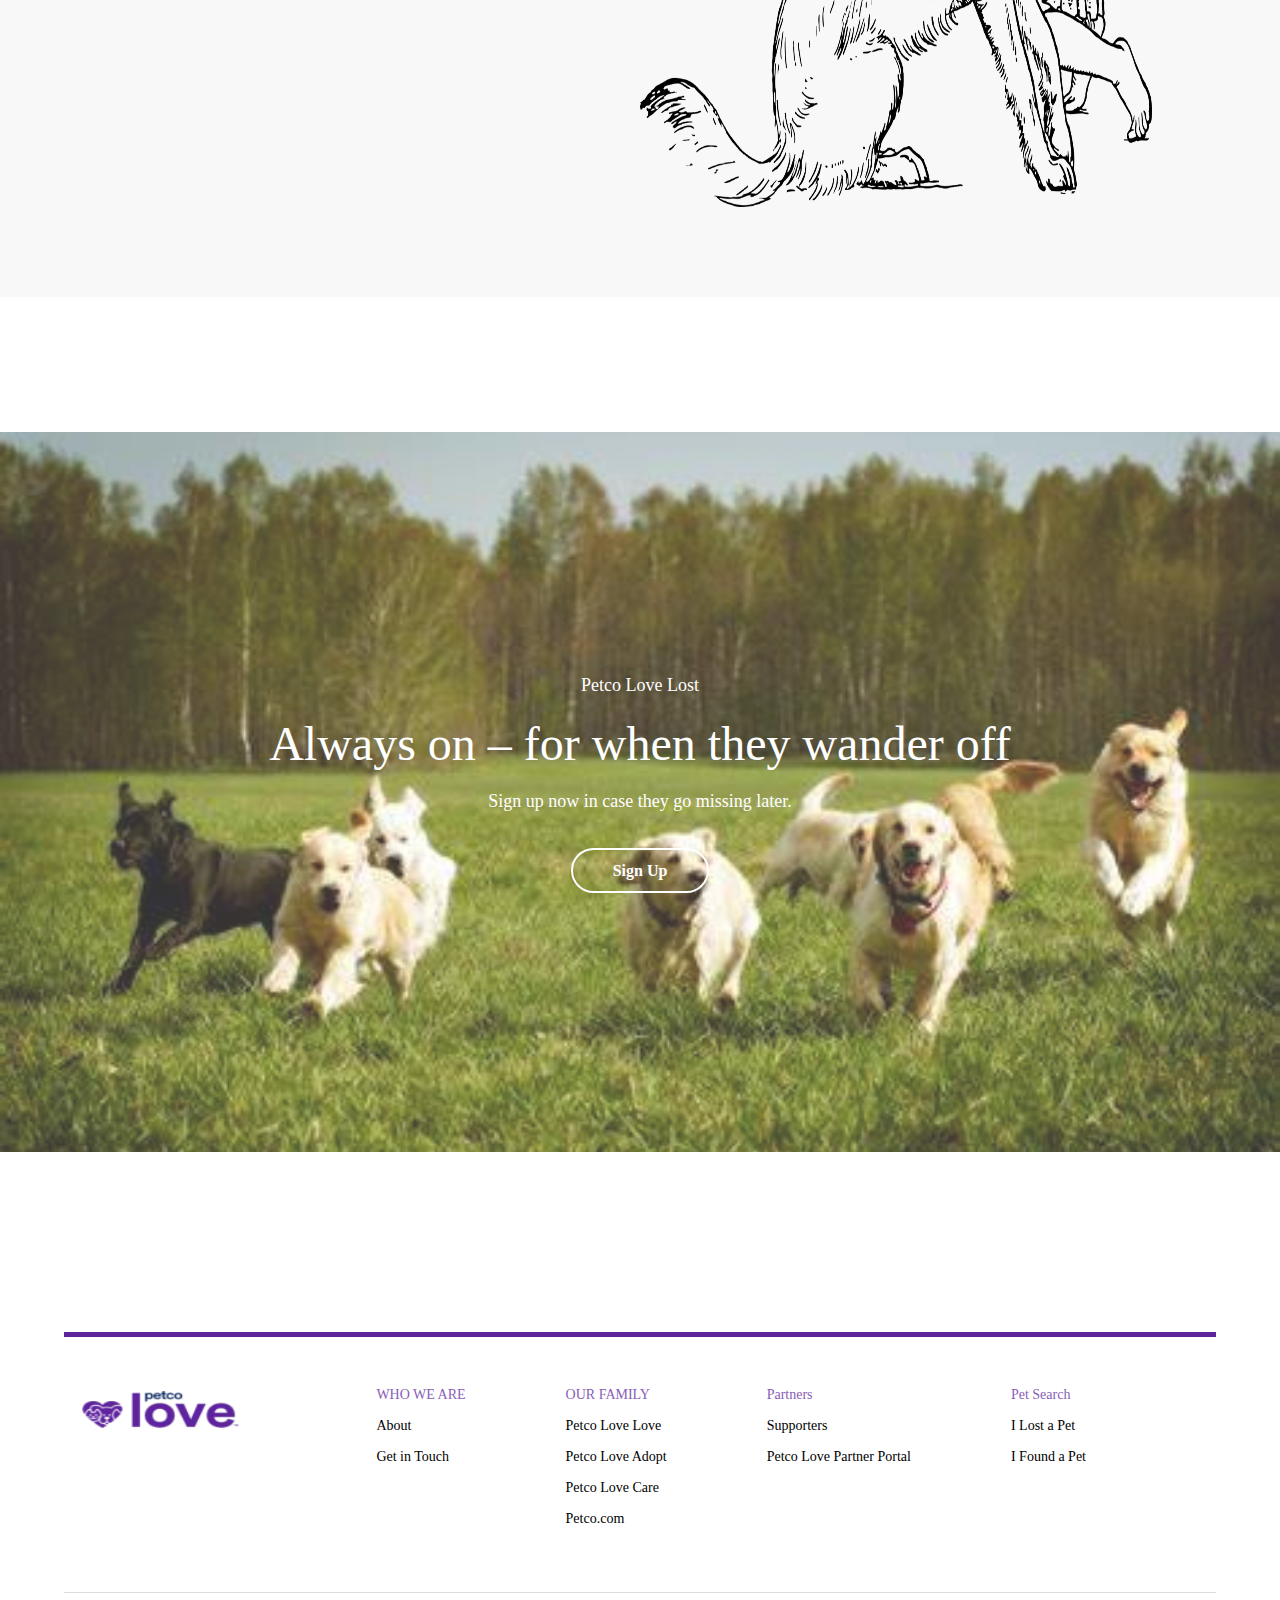
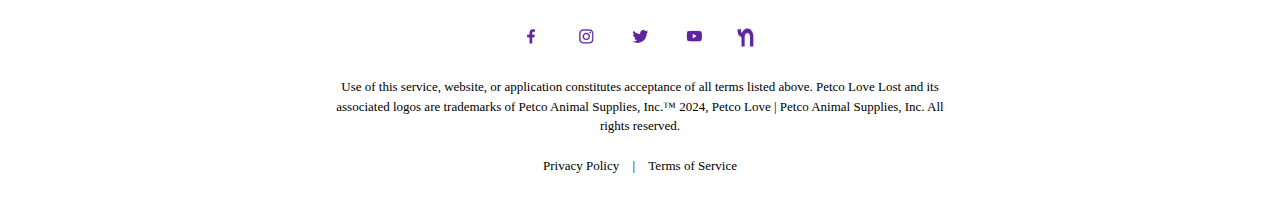
<file: pages/lost.html>
<!DOCTYPE html>
<html lang="en">

<head>
    <meta charset="UTF-8">
    <meta name="viewport" content="width=device-width, initial-scale=1.0">
    <link rel="stylesheet" href="./sub-lost.css">
    <title>Petco Love Lost | Practice project</title>
    <link rel="icon" href="../imgs/favicon.ico" type="image/x-icon">
</head>

<body>
    <nav id="top-nav" aria-label="Main navigation">
        <div><a href="../index.html">Petco Love</a></div>
        <div><span class="text-overline">|</span></div>
        <div><a href="./adopt.html">Petco Love Adopt</a></div>
        <div><span class="text-overline">|</span></div>
        <div><a href="./care.html">Petco Love Care</a></div>
    </nav>

    <header>
        <div>
            <a href="./lost.html">
                <img id="logo1" src="../imgs/logo.png" alt="logo" width="140" height="50">
            </a>
        </div>
        <div id="menu-container">
            <a href=#>Lost Pet Tips</a>
            <a href=#>Found Pet Tips</a>
            <a href=#>How to Help</a>
            <a href=#>About</a>
        </div>
        <div>
            <a href=# id="signin-btn">&#x1F464; Sign In</a>
        </div>
    </header>

    <main>
        <!-- part1 -->
        <div id="lost-part1">
            <div>
                <h1>We're here to help you find your pet</h1>
                <p>Petco Love Lost is a free and easy way to search 200K+ lost and found pets to help them return home.
                </p>
            </div>
            <div class="btn-container">
                <a id="lost-btn" href="#">I Lost a Pet</a>
                <a id="found-btn" href="#">I Found a Pet</a>
            </div>
        </div>

        <!-- part2 -->
        <div id="lost-part2">
            <div>
                <span>It takes a village</span>
                <h1>Help pets get home</h1>
                <p>Want to help reunite lost and found pets? Search all pets that have been reported on Petco Love Lost
                    using the link below. Then create an account to easily message pet parents from our site.</p>
                <div><a href="#">Search All Lost and Found Pets</a></div>
            </div>
            <div>
                <img src="../imgs/hug-dog.png" alt="hug-img">
            </div>
        </div>

        <!-- part3 -->
        <div id="lost-part3">
            <span>Petco Love Lost</span>
            <h1>Always on – for when they wander off</h1>
            <span>Sign up now in case they go missing later.</span>
            <div id="sign-btn-container"><a href="#">Sign Up</a></div>
        </div>
    </main>

    <footer>
        <div id="footer-container-outer">
            <div>
                <a href="./lost.html">
                    <img id="logo2" src="../imgs/logo.png" alt="logo" width="200" height="50">
                </a>
            </div>
            <div id="footer-container-inner" aria-label="Bottom navigation">
                <div>
                    <span class="nav-titles">WHO WE ARE</span>
                    <span><a href="#">About</a></span>
                    <span><a href="#">Get in Touch</a></span>
                </div>
                <div>
                    <span class="nav-titles">OUR FAMILY</span>
                    <span><a href="../index.html">Petco Love Love</a></span>
                    <span><a href="./adopt.html">Petco Love Adopt</a></span>
                    <span><a href="./care.html">Petco Love Care</a></span>
                    <span><a href="#">Petco.com</a></span>
                </div>
                <div>
                    <span class="nav-titles">Partners</span>
                    <span><a href="#">Supporters</a></span>
                    <span><a href="#">Petco Love Partner Portal</a></span>
                </div>
                <div>
                    <span class="nav-titles">Pet Search</span>
                    <span><a href="#">I Lost a Pet</a></span>
                    <span><a href="#">I Found a Pet</a></span>
                </div>
            </div>
        </div>
        <hr>
        <div id="footer-container-bottom">
            <div id="icon-zips">
                <div><img src="../imgs/facebook.png" alt="facebook" width="50" height="50"></div>
                <div><img src="../imgs/insta.png" alt="insta" width="50" height="50"></div>
                <div><img src="../imgs/X.png" alt="x" width="50" height="50"></div>
                <div><img src="../imgs/youtube.png" alt="youtube" width="50" height="50"></div>
                <div><img src="../imgs/nextdoor.png" alt="nextdoor" width="50" height="50"></div>
            </div>
            <div id="bottom-text1">
                <p>Use of this service, website, or application constitutes acceptance of all terms listed above. Petco
                    Love
                    Lost and its associated logos are trademarks of Petco Animal Supplies, Inc.™ 2024, Petco Love |
                    Petco
                    Animal Supplies, Inc. All rights reserved.</p>
            </div>
            <div id="bottom-text2">
                <span><a href="#">Privacy Policy</a></span>
                <span>|</span>
                <span><a href="#">Terms of Service</a></span>
            </div>
        </div>
    </footer>
</body>

</html>
</file>
<file: main.css>
/* Universal Style Rules */
* {
    box-sizing: border-box;
    margin: 0;
    padding: 0;
    text-decoration: none;
    border: none;
}

/* index.html */
/* top-navigation */
#top-nav {
    background-color: #FAFAFA;
    width: 100%;
    height: 40px;
    text-align: center;
    padding: 10px 0;
}

#top-nav div {
    display: inline-block;
    margin: 0 10px;
}

#top-nav div a {
    color: #636563;
    font-size: 12px;
}

#top-nav div a:hover {
    color: #5D239B;
}

.text-overline {
    height: 12px;
    opacity: 0.5;
}

/* header */
header {
    display: flex;
    justify-content: space-between;
    align-items: center;
    text-align: center;
    width: 100%;
    position: sticky;
    top: 0;
    z-index: 1000;
    background-color: white;
}

header div {
    display: inline-block;
}

header div img {
    margin: 7px 0 5px 70px;
}

#btn-donate {
    margin-right: 70px;
    padding: 10px 20px;
    border-radius: 50px;
    background-color: #5D239B;
    color: white;
    font-size: 18px;
}

#btn-donate:hover {
    background-color: #4F1E84
}

/* Dropdown */
.dropdown {
    position: relative;
}

.dropdown a {
    margin: 10px 20px;
    font-size: 16px;
    color: black;
    background-color: white;
    text-decoration: none;
    padding: 10px;
    display: block;
}

.dropdown-menu {
    font-weight: bold;
}

.dropdown-menu:hover {
    border-bottom: 5px solid #5F249F;
}

#about-menu,
#partner-menu {
    position: absolute;
    top: 100%;
    left: 0;
    z-index: 2;
    padding: 5px 0;
    margin: 0;
    opacity: 0;
    visibility: hidden;
    transform: translateY(-10px);
    transition: opacity 0.3s ease, transform 0.15s ease;
    text-align: left;
    list-style: none;
    background-color: white;
}

#about-menu a,
#partner-menu a {
    display: block;
    white-space: nowrap;
    padding: 5px 15px 5px 0;
    text-decoration: none;
    color: black;
}

.dropdown:hover #about-menu,
.dropdown:hover #partner-menu {
    opacity: 1;
    visibility: visible;
    transform: translateY(0);
}

#about-menu a:hover,
#partner-menu a:hover {
    color: #5F249F;
}

/* main */
/* part1 */
#part1 {
    background-color: #5F249F;
    color: white;
    width: 100%;
    height: 75vh;
    display: flex;
    flex-direction: row;
}

.main-container {
    flex: 1;
    display: flex;
    flex-direction: column;
    justify-content: center;
    align-items: center;
    align-self: auto;
    padding: 0 20px;
    text-align: center;
    margin-bottom: 70px;
}

#part1 h1 {
    font-size: 60px;
    padding: 10px;
    margin: 20px;
    margin-bottom: 20px;
}

#part1 p {
    font-size: 24px;
}

#part1 img {
    flex: 0 0 60%;
    object-fit: cover;
    height: 100%;
    clip-path: polygon(0% 0%, 100% 0%, 100% 100%, 10% 100%);
}

/* part2 */
#part2 {
    text-align: center;
    margin: 20vh 0;
}

#part2 span {
    font-size: 20px;
}

#part2 p {
    font-size: 54px;
    padding: 10px;
    margin: 20px auto;
    width: 70%;
}

/* part3 */
#part3 {
    text-align: center;
}

#part3 iframe {
    width: 90vw;
    height: 100vh;
    border-radius: 30px;
}

/* part4 */
#part4 {
    text-align: center;
    padding-top: 15vh;
    margin-bottom: 10vh;
    background-color: #F5EFFB;
    height: 90vh;
}

#part4 span {
    font-size: 20px;
}

#part4 p {
    font-size: 44px;
    padding: 10px;
    margin-top: 10px;
}

#part4-inner-container {
    display: grid;
    grid-template-columns: repeat(4, 1fr);
    grid-template-rows: repeat(2, 100px);
    grid-template-areas:
        "i141 i142 i143 i144"
        "t141 t142 t143 t144";
    justify-items: center;
    /* hor */
    align-items: center;
    /* ver */
    color: #5D239B;
    margin: 70px 30px 100px 30px;

}

#part4-inner-container p {
    font-size: 19px;
    color: black;
}

#img-1-4-1 {
    grid-area: i141;
}

#img-1-4-2 {
    grid-area: i142;
}

#img-1-4-3 {
    grid-area: i143;
}

#img-1-4-4 {
    grid-area: i144;
}

#txt-1-4-1 {
    grid-area: t141;
}

#txt-1-4-2 {
    grid-area: t142;
}

#txt-1-4-3 {
    grid-area: t143;
}

#txt-1-4-4 {
    grid-area: t144;
}

#arrow {
    color: #5D239B;
    font-size: 50px;
}

/* part5 */
#part5 {
    margin-bottom: 15vh;
    width: 100%;
    text-align: center;
    padding: 50px 20px;
}

#sol {
    font-size: 20px;
}

#part5 h1 {
    font-size: 50px;
    font-weight: 300;
    margin: 0 auto;
    margin-top: 10px;
    margin-bottom: 70px;
    width: 480px;
}

#part5 h1 span {
    color: #6d1b7b;
    font-weight: bold;
}

#part5 div[id^="to-"] {
    display: inline-block;
    width: 400px;
    margin: 0 10px;
    text-align: left;
}

#part5 a {
    text-decoration: none;
    color: inherit;
}

#part5 img {
    width: 380px;
    height: 420px;
    border-radius: 10px;
    margin-bottom: 20px;
}

#part5 img:hover {
    transform: scale(1.1);
}

#part5 h2 {
    font-size: 40px;
    color: navy;
    margin: 10px 0 40px 0;
}

#part5 div[id^="to-"] span {
    line-height: 1.5;
    font-size: 17px;
}

#part5 div[id^="to-"] span:last-of-type {
    display: block;
    margin-top: 30px;
    color: navy;
    border-bottom: 4px solid #8E62BE;
    font-weight: bold;
    width: 170px;
}

#part5 div[id^="to-"] span:last-of-type:hover {
    color: #8E62BE;
}

/* part6 */
#part6 {
    background-image: url("./imgs/dog-animated2.gif");
    background-repeat: no-repeat;
    background-size: cover;
    background-position: center;
    text-align: center;
    margin-bottom: 10vh;
    width: 100%;
    height: 70vh;
    color: white;
}

#part6 p {
    font-size: 50px;
    padding-top: 22vh;
    padding-bottom: 7vh;
}

#part6 div a {
    font-size: 20px;
    color: white;
    border: 2px solid white;
    border-radius: 30px;
    padding: 12px 33px;
}

#part6 div a:hover {
    background-color: white;
    color: #5F249F;
}

/* part7 */
#part7 {
    display: grid;
    grid-template-columns: 0.5fr 1fr;
    grid-template-rows: 1fr 1fr;
    width: 100%;
    height: 30vh;
    justify-items: center;
    align-items: center;
}

#part7 p {
    font-size: 28px;
    justify-self: start;
    margin-left: 5vw;
}

#part7 p span {
    color: #5D239B;
}

#email-field {
    background-color: #F5EFFB;
    padding: 10px;
    margin-left: 14vw;
}

#email-field input {
    background-color: #F5EFFB;
    color: #5F249F;
    width: 36vw;
    padding: 15px 10px;
    justify-self: end;
}

#email-field span {
    font-weight: bold;
    border-bottom: 4px solid #5D239B;
    margin-right: 10px;
    padding-bottom: 5px;
}

#email-field span:hover {
    color: #885db6;
}

#email-input::placeholder {
    color: #5F249F;
    font-size: 16px;
    opacity: 1;
}

#part7 div {
    grid-row: 2 / 3;
    grid-column: 2 / 3;
    display: inline-block;
}

#icon-zips {
    margin-right: 14vw;
    margin-bottom: 7vh;
}

#icon-zips img:hover {
    opacity: 0.7;
}

/* footer */
footer {
    width: 90%;
    height: 56vh;
    margin: auto;
    display: grid;
    grid-template-columns: 0.5fr 1fr 1fr;
    grid-template-rows: 1fr 0.3fr 0.5fr;
    border-top: 5px solid #4F1E84;
    padding-top: 5vh;
}

.footer-container {
    display: flex;
    justify-content: space-evenly;
    margin-left: 90px;
    grid-column: 2 / 4;
}

.footer-container div span {
    display: block;
    padding: 10px;
}

.footer-container div span a {
    color: #5c5c5c;
}

.footer-container div span a:hover {
    color: #885db6;
}

.color-text {
    color: #8E62BE;
    font-size: 14px;
}

hr {
    grid-row: 2 / 3;
    grid-column: 1 / 4;
    width: 100%;
    height: 1px;
    background-color: gainsboro;
    border: 0;
    margin-top: 50px;
}

#bottom-text1 {
    font-size: 13px;
    grid-column: 1 / 3;
}

#bottom-text1 p {
    padding-top: 20px;
    line-height: 1.5;
    width: 94%;
}

#bottom-text2 {
    font-size: 13px;
    grid-column: 3 / 4;
    padding-top: 25px;
    text-align: right;
}

#bottom-text2 span {
    line-height: 1.5;
    padding: 0 5px;
}

#bottom-text2 a {
    color: black;
}

#bottom-text2 a:hover {
    color: #8E62BE;
}

#bottom-text2 img {
    margin-right: 15px;
    vertical-align: middle;
}
</file>
<file: pages/sub-adopt.css>
/* Universal Style Rules */
* {
    box-sizing: border-box;
    margin: 0;
    padding: 0;
    text-decoration: none;
    border: none;
}

/* body {
    font-family: Arial, Helvetica, sans-serif;
} */

/* adopt.html */
/* top-navigation */
#top-nav {
    background-color: #FAFAFA;
    width: 100%;
    height: 40px;
    text-align: center;
    padding: 10px 0;
}

#top-nav div {
    display: inline-block;
    margin: 0 10px;
}

#top-nav div a {
    color: #636563;
    font-size: 12px;
}

#top-nav div a:hover {
    color: #5D239B;
}

.text-overline {
    height: 12px;
    opacity: 0.5;
}

/* Header */
header {
    display: flex;
    justify-content: space-between;
    align-items: center;
    text-align: center;
    width: 100%;
    position: sticky;
    top: 0;
    z-index: 1000;
    background-color: white;
}

header div {
    display: inline-block;
}

header div img {
    margin: 7px 0 5px 70px;
}

#menu-container a {
    margin: 5px 20px;
    color: black;
    padding-bottom: 15px;
    font-weight: bold;
}

#menu-container a:hover {
    border-bottom: 5px solid #5F249F;
}

#search-btn {
    margin-right: 70px;
    padding: 10px 20px;
    background-color: #5F249F;
    color: white;
    font-size: 16px;
    border-radius: 30px;
    font-weight: bold;
}

#search-btn:hover {
    background-color: #40176c;
}

/* main */
/* part1 */
#adopt-part1 {
    width: 100%;
    height: 90vh;
    background-color: #F5EFFB;
}

#adopt-form {
    background-color: #DFCCF3;
    display: grid;
    grid-template-columns: 210px 210px 210px 1fr;
    grid-template-rows: 200px 60px 120px 90px 60px;
}

#adopt-form h1 {
    grid-column: 1 / 4;
    font-size: 54px;
    color: #00205B;
    padding: 50px 40px;
    text-align: center;
}

#adopt-form h1 span {
    font-size: 54px;
    font-weight: normal;
    font-style: italic;
}

#adopt-form span {
    grid-column: 1 / 4;
    font-size: 23px;
    text-align: center;
}

#search-field {
    grid-column: 1 / 4;
    text-align: left;
    margin-left: 6vw;
}

#search-field input {
    padding: 20px 15px;
    border: 1px solid black;
    border-radius: 3px;
    width: 80%;
    font-size: 20px;
}

#search-field span {
    font-size: 15px;
    text-align: left;
    text-decoration: underline;
}

#search-field span:hover {
    text-decoration: none;
}

#animal-field {
    grid-column: 1 / 4;
    display: flex;
    gap: 20px;
}

#animal-field a {
    border: none;
    border-radius: 5px;
    background-color: white;
    padding: 20px 30px;
    font-size: 20px;
}

#animal-field a:hover {
    border: 1px solid #40176c;
    color: #40176c;
    background-color: #F5EFFB;
}

#animal-field a:focus {
    border: 1px solid #40176c;
    color: #40176c;
    background-color: #F5EFFB;
}

#animal-field span:first-child {
    margin-left: 94px;
}

#lets-go {
    grid-column: 1 / 4;
    text-align: center;
}

#lets-go a {
    margin-right: 30px;
    padding: 15px 40px;
    background-color: #5F249F;
    color: white;
    font-size: 16px;
    border-radius: 30px;
    font-weight: bold;
}

#lets-go a:hover {
    background-color: #40176c;
}

#img-field {
    grid-column: 4 / 5;
    grid-row: 1 / 6;
}

#img-field img {
    width: 100%;
    height: 100%;
    object-fit: cover;
    clip-path: polygon(0% 0%, 100% 0%, 100% 100%, 10% 100%);
}

/* part2 */
#adopt-part2 {
    background-color: #F5EFFB;
    margin-bottom: 10vh;
    width: 100%;
    height: 150vh;
    text-align: center;
    padding: 50px 20px;
}

#adopt-part2 h1 {
    font-size: 50px;
    font-weight: normal;
    margin: 0 auto;
    margin-top: 10px;
    margin-bottom: 70px;
    width: 480px;
}

#adopt-part2 span {
    font-size: 20px;
}

#adopt-part2 div[id^="to-"] {
    display: inline-block;
    width: 400px;
    margin: 0 10px;
    text-align: left;
}

#adopt-part2 a {
    text-decoration: none;
    color: inherit;
}

#adopt-part2 img {
    width: 380px;
    height: 420px;
    border-radius: 10px;
    margin-bottom: 20px;
}

#adopt-part2 img:hover {
    transform: scale(1.1);
}

#adopt-part2 div[id^="to-"] span {
    font-size: 16px;
}

#adopt-part2 div[id^="to-"] a {
    display: block;
    margin-top: 30px;
    color: #00205B;
    border-bottom: 4px solid #F8ABD1;
    font-weight: bold;
    width: 160px;
    padding: 7px 0;
}

#adopt-part2 div[id^="to-"] a:hover {
    border-bottom: 4px solid #00205B;
    width: 160px;
}

#adopt-part2 h3 {
    font-size: 36px;
    color: #00205B;
    margin: 5px 0 20px 0;
}

#adopt-part2 p {
    font-size: 18px;
    line-height: 1.5;
}

/* part3 */
#adopt-part3 {
    text-align: center;
    padding: 40px 0;
}

#adopt-part3 p {
    font-size: 18px;
    margin-bottom: 10px;
}

#adopt-part3 h1 {
    font-size: 50px;
    margin-bottom: 30px;
    font-weight: normal;
    width: 45%;
    margin: 15px auto;
}

#tilt {
    font-size: 54px;
    font-style: italic;
}

#adopt-part3 .slider {
    display: flex;
    overflow-x: auto;
    overflow-y: hidden;
    justify-content: center;
    gap: 20px;
    width: 80%;
    height: 20vw;
    margin: 70px auto;
    padding-left: 20vw;
    position: relative;
}

#adopt-part3 .slider div {
    min-width: 200px;
    max-width: 200px;
    border-radius: 10px;
    background-color: #f8f8f8;
    padding: 15px;
    text-align: center;
    flex-shrink: 0;
}

#adopt-part3 .slider div:hover {
    transform: scale(1.1);
    overflow: hidden;
}

#adopt-part3 .slider div img {
    border-radius: 10px;
    width: 100%;
    height: 66%;
    margin-bottom: 15px;
}

#adopt-part3 .slider div span {
    display: block;
    font-size: 16px;
    color: #333;
    margin-top: 5px;
}

#adopt-part3 .slider div span:first-of-type {
    color: #022668;
    font-weight: bold;
    font-size: 18px;
}

#adopt-part3 .slider div span:last-of-type {
    color: #F8ABD1;
    font-size: 14px;
}

#adopt-part3 .slider-controls {
    position: absolute;
    top: 50%;
    width: 100%;
    display: flex;
    justify-content: space-between;
    transform: translateY(-50%);
}

#adopt-part3 .slider-controls button {
    background-color: rgba(0, 0, 0, 0.5);
    border: none;
    color: white;
    padding: 10px;
    cursor: pointer;
    border-radius: 50%;
}

#adopt-part3 .slider-controls button:disabled {
    opacity: 0.5;
    cursor: default;
}

/* part4 */
#adopt-part4 {
    display: flex;
    flex-direction: column;
    align-items: center;
    justify-content: center;
    background-image: url("../imgs/lost-main.jpg");
    background-repeat: no-repeat;
    background-size: cover;
    background-position: center;
    opacity: 0.8;
    width: 100%;
    height: 80vh;
    padding: 100px 10%;
    color: white;
    margin-bottom: 15vh;
}

#adopt-part4 h1 {
    font-size: 48px;
    font-weight: normal;
    margin-bottom: 20px;
}

#adopt-part4 span {
    font-size: 19px;
    margin-bottom: 40px;
    color: black;
    font-weight: bold;
}

#adopt-part4 a {
    border: 2px solid white;
    border-radius: 30px;
    color: black;
    padding: 12px 40px;
    font-weight: bold;
}

#adopt-part4 a:hover {
    background-color: white;
    color: #5D239B;
}

/* part5 */
#adopt-part5 {
    width: 100%;
    height: 125vh;
    display: flex;
    flex-direction: column;
    text-align: center;
}

#adopt-part5 span {
    font-size: 18px;
    margin-bottom: 20px;
}

#adopt-part5 h1 {
    font-size: 56px;
    font-weight: normal;
    margin-bottom: 70px;
}

#adopt-part5 h1 span {
    color: #5D239B;
    font-size: 56px;
    font-weight: bold;
    padding-bottom: 10px;
    border-bottom: 4px solid pink;
}

#story-box {
    display: flex;
    justify-content: center;
    gap: 50px
}

#story-content1 {
    width: 40%;
    height: 40vw;
    background-image: url("../imgs/story1.jpg");
    background-repeat: no-repeat;
    background-size: cover;
    background-position: center;
    display: flex;
    justify-content: center;
    align-items: center;
    opacity: 0.8;
    border-radius: 10px;
}

#story-content2 {
    width: 40%;
    height: 40vw;
    background-image: url("../imgs/story2-2.jpg");
    background-repeat: no-repeat;
    background-size: cover;
    background-position: center;
    display: flex;
    justify-content: center;
    align-items: center;
    opacity: 0.8;
    border-radius: 10px;
}

#story-content1:hover,
#story-content2:hover {
    transform: scale(1.1);
    opacity: 1;
}

#story-content1 a,
#story-content2 a {
    font-size: 36px;
    color: white;
    font-weight: bold;
    position: relative;
    padding: 300px 150px;
}

/* part6 */
#part6 {
    background-image: url("../imgs/dog-animated2.gif");
    background-repeat: no-repeat;
    background-size: cover;
    background-position: center;
    text-align: center;
    margin-bottom: 10vh;
    width: 100%;
    height: 70vh;
    color: white;
}

#part6 p {
    font-size: 50px;
    padding-top: 22vh;
    padding-bottom: 7vh;
}

#part6 div a {
    font-size: 20px;
    color: white;
    border: 2px solid white;
    border-radius: 30px;
    padding: 12px 33px;
}

#part6 div a:hover {
    background-color: white;
    color: #5F249F;
}

/* part7 */
#part7 {
    display: grid;
    grid-template-columns: 0.5fr 1fr;
    grid-template-rows: 1fr 1fr;
    width: 100%;
    height: 30vh;
    justify-items: center;
    align-items: center;
}

#part7 p {
    font-size: 28px;
    justify-self: start;
    margin-left: 5vw;
}

#part7 p span {
    color: #5D239B;
}

#email-field {
    background-color: #F5EFFB;
    padding: 10px;
    margin-left: 14vw;
}

#email-field input {
    background-color: #F5EFFB;
    color: #5F249F;
    width: 36vw;
    padding: 15px 10px;
    justify-self: end;
}

#email-field span {
    font-weight: bold;
    border-bottom: 4px solid #5D239B;
    margin-right: 10px;
    padding-bottom: 5px;
}

#email-field span:hover {
    color: #885db6;
}

#email-input::placeholder {
    color: #5F249F;
    font-size: 16px;
    opacity: 1;
}

#part7 div {
    grid-row: 2 / 3;
    grid-column: 2 / 3;
    display: inline-block;
}

#icon-zips {
    margin-right: 14vw;
    margin-bottom: 7vh;
}

#icon-zips img:hover {
    opacity: 0.7;
}

/* footer */
footer {
    width: 90%;
    height: 56vh;
    margin: auto;
    display: grid;
    grid-template-columns: 0.5fr 1fr 1fr;
    grid-template-rows: 1fr 0.3fr 0.5fr;
    border-top: 5px solid #4F1E84;
    padding-top: 5vh;
}

.footer-container {
    display: flex;
    justify-content: space-evenly;
    margin-left: 90px;
    grid-column: 2 / 4;
}

.footer-container div span {
    display: block;
    padding: 10px;
}

.footer-container div span a {
    color: #5c5c5c;
}

.footer-container div span a:hover {
    color: #885db6;
}

.color-text {
    color: #8E62BE;
    font-size: 14px;
}

hr {
    grid-row: 2 / 3;
    grid-column: 1 / 4;
    width: 100%;
    height: 1px;
    background-color: gainsboro;
    border: 0;
    margin-top: 50px;
}

#bottom-text1 {
    font-size: 13px;
    grid-column: 1 / 3;
}

#bottom-text1 p {
    padding-top: 20px;
    line-height: 1.5;
    width: 94%;
}

#bottom-text2 {
    font-size: 13px;
    grid-column: 3 / 4;
    padding-top: 25px;
    text-align: right;
}

#bottom-text2 span {
    line-height: 1.5;
    padding: 0 5px;
}

#bottom-text2 a {
    color: black;
}

#bottom-text2 a:hover {
    color: #8E62BE;
}

#bottom-text2 img {
    margin-right: 15px;
    vertical-align: middle;
}
</file>
<file: pages/sub-lost.css>
/* Universal Style Rules */
* {
    box-sizing: border-box;
    margin: 0;
    padding: 0;
    text-decoration: none;
    border: none;
}

/* lost.html */
/* top-navigation */
#top-nav {
    background-color: #FAFAFA;
    width: 100%;
    height: 40px;
    text-align: center;
    padding: 10px 0;
}

#top-nav div {
    display: inline-block;
    margin: 0 10px;
}

#top-nav div a {
    color: #636563;
    font-size: 12px;
}

#top-nav div a:hover {
    color: #5D239B;
}

.text-overline {
    height: 12px;
    opacity: 0.5;
}

/* Header */
header {
    display: flex;
    justify-content: space-between;
    align-items: center;
    text-align: center;
    width: 100%;
    position: sticky;
    top: 0;
    z-index: 1000;
    background-color: white;
}

header div {
    display: inline-block;
}

header div img {
    margin: 7px 0 5px 70px;
}

#menu-container a {
    margin: 5px 20px;
    color: black;
    padding-bottom: 15px;
    font-weight: bold;
}

#menu-container a:hover {
    border-bottom: 5px solid #5F249F;
}

#signin-btn {
    margin-right: 70px;
    padding: 10px 20px;
    background-color: white;
    color: black;
    font-size: 16px;
}

#signin-btn:hover {
    color: #5D239B;
}

/* main */
/* part1 */
#lost-part1 {
    background-color: #F5EFFB;
    width: 100%;
    height: 84vh;
    text-align: center;
    margin-bottom: 15vh;
}

#lost-part1 h1 {
    font-size: 72px;
    width: 44%;
    margin: 0 auto;
    padding: 130px 0 30px 0;
}

#lost-part1 p {
    font-size: 18px;
    width: 36%;
    margin: 0 auto;
    line-height: 1.5;
}

.btn-container {
    margin-top: 40px;
}

#lost-part1 a {
    border-radius: 30px;
    border: 2px solid #5D239B;
    padding: 15px 40px;
    font-weight: bold;
}

#lost-btn {
    background-color: #5D239B;
    color: white;
    margin-right: 10px;
}

#lost-btn:hover {
    background-color: #3e1669;
}

#found-btn:hover {
    background-color: #5D239B;
    color: white;
}

/* part2 */
#lost-part2 {
    display: flex;
    align-items: center;
    justify-content: space-between;
    flex-wrap: nowrap;
    background-color: #f8f8f8;
    padding: 50px 10%;
    color: black;
    width: 100%;
    height: 100vh;
    margin-bottom: 15vh;
}

#lost-part2 img {
    float: right;
    margin-left: 20px;
}

#lost-part2 span {
    font-size: 20px;
}

#lost-part2 p {
    font-size: 17px;
    width: 90%;
    margin-right: 50%;
    margin-bottom: 3px;
    line-height: 1.4;
}

#lost-part2 h1 {
    font-size: 54px;
    color: #00205B;
    width: 100%;
    margin-top: 10px;
    margin-bottom: 30px;
}

#lost-part2 a {
    color: navy;
    font-size: 17px;
    font-weight: bold;
    border-bottom: 3px solid #5D239B;
    padding: 5px 0;
}

#lost-part2 a:hover {
    color: #8d47d8;
}

#lost-part2 img {
    width: 40vw;
    height: 80vh;
}

/* part3 */
#lost-part3 {
    display: flex;
    flex-direction: column;
    align-items: center;
    justify-content: center;
    background-image: url("../imgs/lost-main.jpg");
    background-repeat: no-repeat;
    background-size: cover;
    background-position: center;
    opacity: 0.8;
    width: 100%;
    height: 80vh;
    padding: 100px 10%;
    color: white;
    margin-bottom: 20vh;
}

#lost-part3 h1 {
    font-size: 48px;
    font-weight: normal;
    margin-bottom: 20px;
}

#lost-part3 span {
    font-size: 18px;
    margin-bottom: 20px;
}

#sign-btn-container {
    margin: 30px;
}

#lost-part3 a {
    border: 2px solid white;
    border-radius: 30px;
    color: white;
    padding: 12px 40px;
    font-weight: bold;
}

#lost-part3 a:hover {
    background-color: white;
    color: #5D239B;
}

/* Footer */
footer {
    width: 90%;
    margin: auto;
    border-top: 5px solid #5D239B;
    display: flex;
    flex-direction: column;
}

#logo {
    margin-right: 10vw;
}

#footer-container-outer {
    display: flex;
    justify-content: space-between;
    margin-top: 50px;
    margin-right: 100px;
}

#footer-container-outer .nav-titles {
    color: #885db6;
}

#footer-container-inner {
    display: flex;
    justify-content: space-evenly;
    gap: 40px;
}

#footer-container-inner div {
    margin: 0 30px;
}

#footer-container-inner span {
    display: block;
    padding-bottom: 15px;
    font-size: 14px;
}

#footer-container-inner a {
    color: black;
}

#footer-container-inner a:hover {
    color: #885db6;
}

hr {
    width: 100%;
    height: 1px;
    background-color: gainsboro;
    border: 0;
    margin-top: 50px;
    margin-bottom: 20px;
}

#icon-zips div {
    display: inline-block;
}

#icon-zips img:hover {
    opacity: 0.7;
}

#footer-container-bottom {
    display: flex;
    flex-direction: column;
    align-items: center;
    text-align: center;
    width: 100%
}

#bottom-text1 {
    font-size: 13px;
}

#bottom-text1 p {
    padding-top: 10px;
    line-height: 1.5;
    width: 55%;
    margin: auto;
}

#bottom-text2 {
    font-size: 13px;
    padding-top: 20px;
    margin-bottom: 30px;
}

#bottom-text2 span {
    line-height: 1.5;
    padding: 0 5px;
}

#bottom-text2 a {
    color: black;
}

#bottom-text2 a:hover {
    color: #8E62BE;
}
</file>
